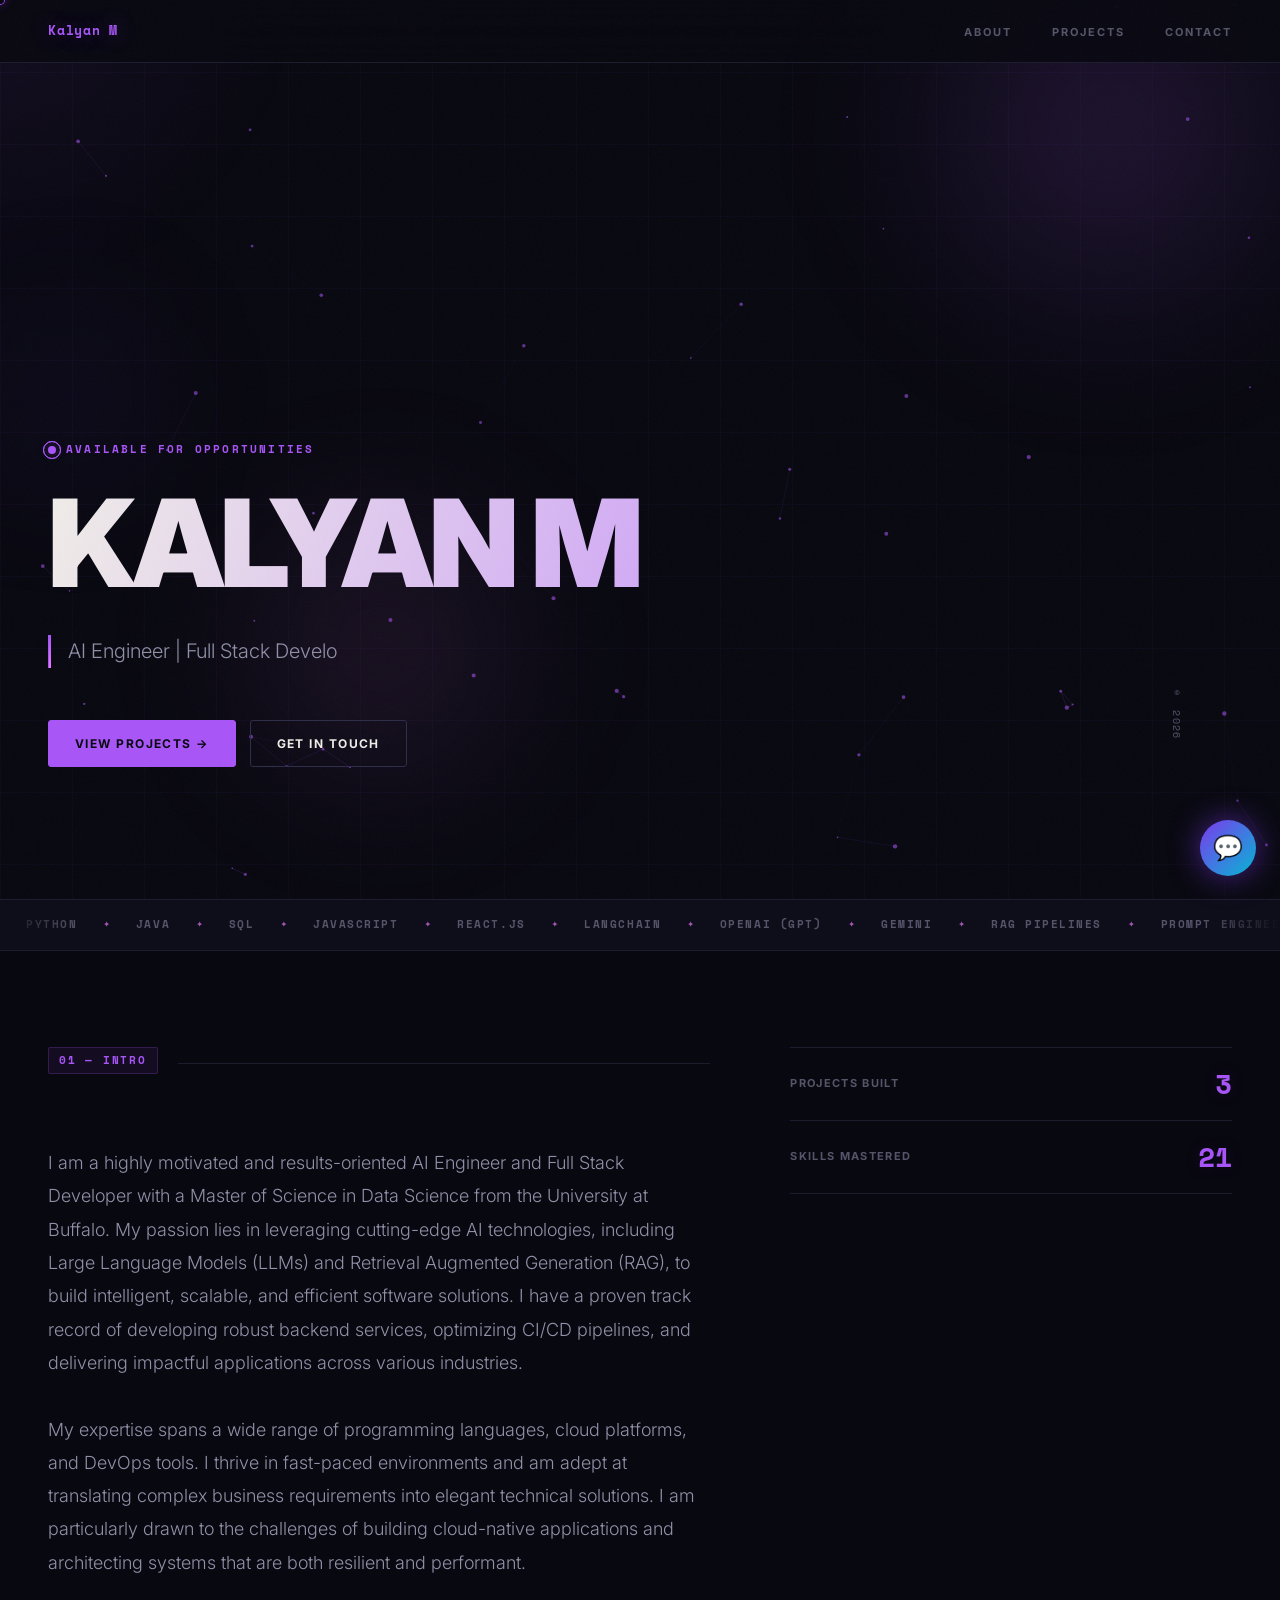
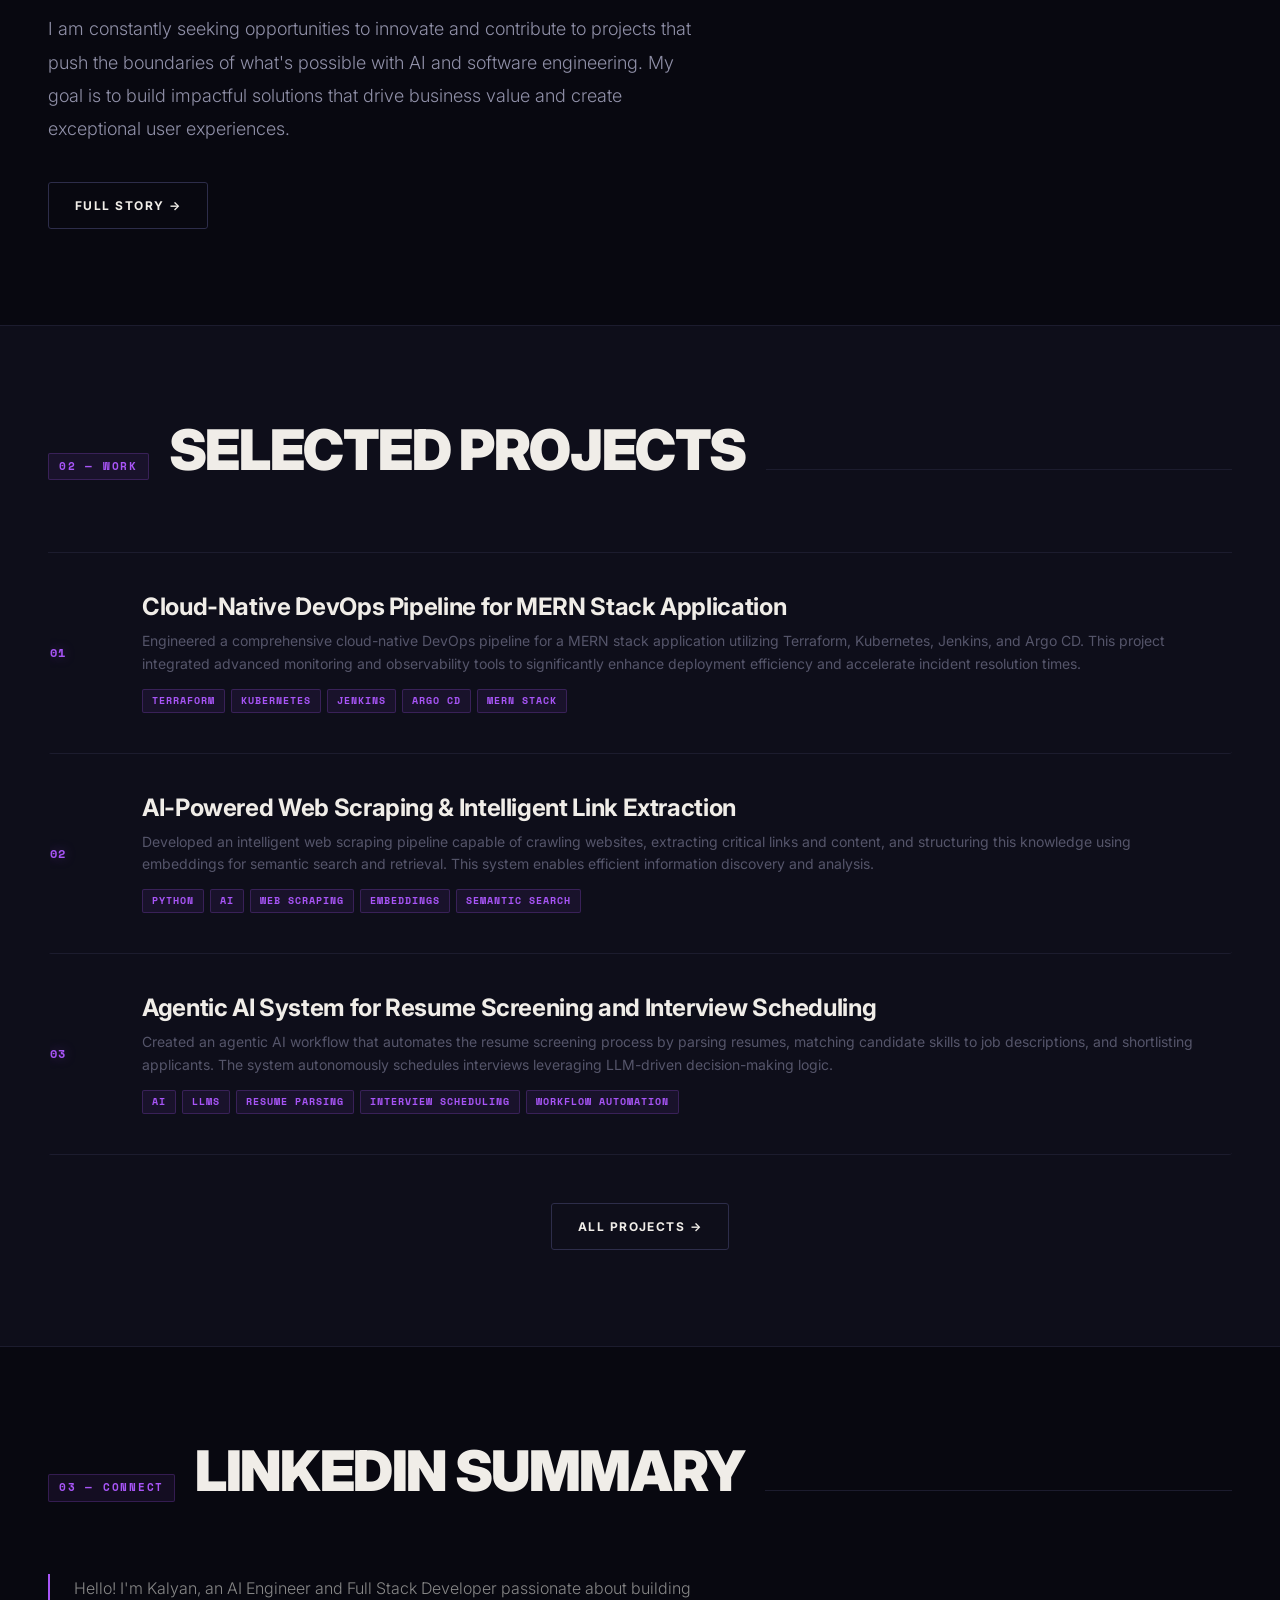
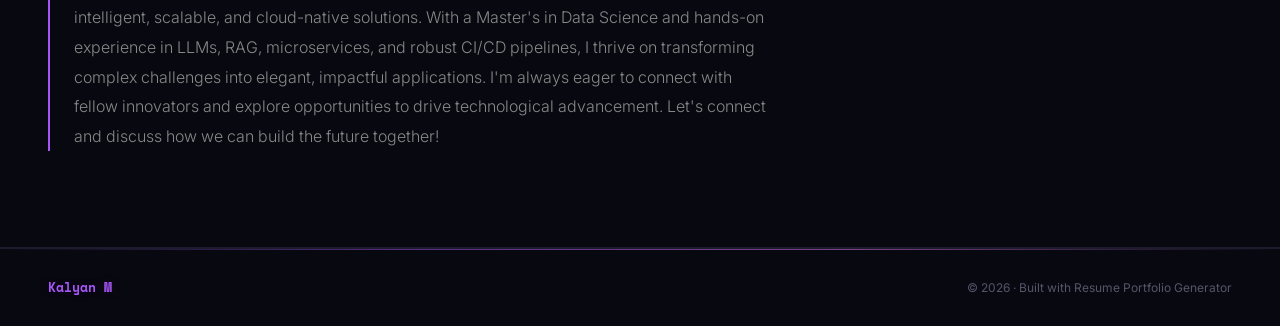
<file: index.html>
<!DOCTYPE html>
<html lang="en">
<head>
  <meta charset="UTF-8">
  <meta name="viewport" content="width=device-width, initial-scale=1.0">
  <title>Kalyan M — Portfolio</title>
  <meta name="description" content="AI Engineer | Full Stack Developer | Cloud Native Architect">
  <link rel="preconnect" href="https://fonts.googleapis.com">
  <link href="https://fonts.googleapis.com/css2?family=Inter:ital,wght@0,300;0,400;0,700;0,900;1,300&family=Space+Mono:wght@400;700&display=swap" rel="stylesheet">
  <link rel="stylesheet" href="assets/style.css">
</head>
<body>

<div id="page-transition"></div>
<div id="scroll-progress"></div>
<div id="ambient-glow"></div>

<!-- Intro screen (index only) -->
<div id="intro-screen">
  <p class="intro-name">Kalyan M</p>
  <div class="intro-bar-wrap"><div class="intro-bar"></div></div>
  <p class="intro-label">Loading portfolio…</p>
</div>

<div id="cursor"></div>

<nav class="site-nav">
  <a href="index.html" class="nav-logo">Kalyan M</a>
  <ul class="nav-links">
    <li><a href="about.html">About</a></li>
    <li><a href="projects.html">Projects</a></li>
    <li><a href="contact.html">Contact</a></li>
  </ul>
</nav>

<!-- ── Hero ─────────────────────────────────── -->
<section class="hero">
  <div class="hero-grid"></div>
  <canvas id="hero-particles"></canvas>
  <div class="hero-orb hero-orb-1"></div>
  <div class="hero-orb hero-orb-2"></div>
  <div class="hero-orb hero-orb-3"></div>
  <div class="hero-enter">
    <p class="hero-eyebrow"><span class="hero-dot"></span>Available for opportunities</p>
    <h1 class="hero-name" data-text="Kalyan M">Kalyan M</h1>
    <p class="hero-tagline">AI Engineer | Full Stack Developer | Cloud Native Architect</p>
    <div class="hero-actions">
      <a href="projects.html" class="btn btn-primary">View Projects →</a>
      <a href="contact.html" class="btn btn-ghost">Get in Touch</a>
    </div>
  </div>
  <span class="hero-corner">© 2026</span>
</section>

<!-- ── Skills marquee ───────────────────────── -->
<div class="marquee-wrap">
  <div class="marquee-track"><span class="marquee-item">Python</span><span class="marquee-sep">✦</span><span class="marquee-item">Java</span><span class="marquee-sep">✦</span><span class="marquee-item">SQL</span><span class="marquee-sep">✦</span><span class="marquee-item">JavaScript</span><span class="marquee-sep">✦</span><span class="marquee-item">React.js</span><span class="marquee-sep">✦</span><span class="marquee-item">LangChain</span><span class="marquee-sep">✦</span><span class="marquee-item">OpenAI (GPT)</span><span class="marquee-sep">✦</span><span class="marquee-item">Gemini</span><span class="marquee-sep">✦</span><span class="marquee-item">RAG Pipelines</span><span class="marquee-sep">✦</span><span class="marquee-item">Prompt Engineering</span><span class="marquee-sep">✦</span><span class="marquee-item">Vector Databases</span><span class="marquee-sep">✦</span><span class="marquee-item">Microservices Architecture</span><span class="marquee-sep">✦</span><span class="marquee-item">REST APIs</span><span class="marquee-sep">✦</span><span class="marquee-item">Cloud Computing (AWS, Azure)</span><span class="marquee-sep">✦</span><span class="marquee-item">Docker</span><span class="marquee-sep">✦</span><span class="marquee-item">Kubernetes</span><span class="marquee-sep">✦</span><span class="marquee-item">Terraform</span><span class="marquee-sep">✦</span><span class="marquee-item">Jenkins</span><span class="marquee-sep">✦</span><span class="marquee-item">GitHub Actions</span><span class="marquee-sep">✦</span><span class="marquee-item">CI/CD</span><span class="marquee-sep">✦</span><span class="marquee-item">Data Science</span><span class="marquee-sep">✦</span><span class="marquee-item">Machine Learning</span><span class="marquee-sep">✦</span><span class="marquee-item">Natural Language Processing (NLP)</span><span class="marquee-sep">✦</span><span class="marquee-item">Python</span><span class="marquee-sep">✦</span><span class="marquee-item">Java</span><span class="marquee-sep">✦</span><span class="marquee-item">SQL</span><span class="marquee-sep">✦</span><span class="marquee-item">JavaScript</span><span class="marquee-sep">✦</span><span class="marquee-item">React.js</span><span class="marquee-sep">✦</span><span class="marquee-item">LangChain</span><span class="marquee-sep">✦</span><span class="marquee-item">OpenAI (GPT)</span><span class="marquee-sep">✦</span><span class="marquee-item">Gemini</span><span class="marquee-sep">✦</span><span class="marquee-item">RAG Pipelines</span><span class="marquee-sep">✦</span><span class="marquee-item">Prompt Engineering</span><span class="marquee-sep">✦</span><span class="marquee-item">Vector Databases</span><span class="marquee-sep">✦</span><span class="marquee-item">Microservices Architecture</span><span class="marquee-sep">✦</span><span class="marquee-item">REST APIs</span><span class="marquee-sep">✦</span><span class="marquee-item">Cloud Computing (AWS, Azure)</span><span class="marquee-sep">✦</span><span class="marquee-item">Docker</span><span class="marquee-sep">✦</span><span class="marquee-item">Kubernetes</span><span class="marquee-sep">✦</span><span class="marquee-item">Terraform</span><span class="marquee-sep">✦</span><span class="marquee-item">Jenkins</span><span class="marquee-sep">✦</span><span class="marquee-item">GitHub Actions</span><span class="marquee-sep">✦</span><span class="marquee-item">CI/CD</span><span class="marquee-sep">✦</span><span class="marquee-item">Data Science</span><span class="marquee-sep">✦</span><span class="marquee-item">Machine Learning</span><span class="marquee-sep">✦</span><span class="marquee-item">Natural Language Processing (NLP)</span><span class="marquee-sep">✦</span></div>
</div>

<!-- ── Intro + stats ────────────────────────── -->
<section class="section">
  <div class="about-grid">
    <div>
      <div class="section-header reveal">
        <span class="section-num">01 — INTRO</span>
        <div class="section-rule"></div>
      </div>
      <p class="about-body reveal-left">I am a highly motivated and results-oriented AI Engineer and Full Stack Developer with a Master of Science in Data Science from the University at Buffalo. My passion lies in leveraging cutting-edge AI technologies, including Large Language Models (LLMs) and Retrieval Augmented Generation (RAG), to build intelligent, scalable, and efficient software solutions. I have a proven track record of developing robust backend services, optimizing CI/CD pipelines, and delivering impactful applications across various industries.<br><br>My expertise spans a wide range of programming languages, cloud platforms, and DevOps tools. I thrive in fast-paced environments and am adept at translating complex business requirements into elegant technical solutions. I am particularly drawn to the challenges of building cloud-native applications and architecting systems that are both resilient and performant.<br><br>I am constantly seeking opportunities to innovate and contribute to projects that push the boundaries of what's possible with AI and software engineering. My goal is to build impactful solutions that drive business value and create exceptional user experiences.</p>
      <a href="about.html" class="btn btn-ghost reveal-left" style="margin-top:36px;display:inline-flex;">Full Story →</a>
    </div>
    <div class="stat-list reveal-right">
      <div class="stat-row">
        <span class="stat-label">Projects Built</span>
        <span class="stat-value">3</span>
      </div>
      <div class="stat-row">
        <span class="stat-label">Skills Mastered</span>
        <span class="stat-value">23</span>
      </div>
    </div>
  </div>
</section>

<!-- ── Featured projects ─────────────────────── -->
<section class="section section-alt">
  <div class="section-header reveal">
    <span class="section-num">02 — WORK</span>
    <h2 class="section-title">Selected Projects</h2>
    <div class="section-rule"></div>
  </div>
  <div class="project-list">
    
        <div class="project-item reveal">
          <span class="project-num">01</span>
          <div class="project-info">
            <h3 class="project-title">Cloud-Native DevOps Pipeline for MERN Stack Application</h3>
            <p class="project-desc">Engineered a comprehensive cloud-native DevOps pipeline for a MERN stack application utilizing Terraform, Kubernetes, Jenkins, and Argo CD. This project integrated advanced monitoring and observability tools to significantly enhance deployment efficiency and accelerate incident resolution times.</p>
            <div class="tech-list"><span class="tech-tag">Terraform</span><span class="tech-tag">Kubernetes</span><span class="tech-tag">Jenkins</span><span class="tech-tag">Argo CD</span><span class="tech-tag">MERN Stack</span></div>
          </div>
          <span></span>
        </div>

        <div class="project-item reveal">
          <span class="project-num">02</span>
          <div class="project-info">
            <h3 class="project-title">AI-Powered Web Scraping & Intelligent Link Extraction</h3>
            <p class="project-desc">Developed an intelligent web scraping pipeline capable of crawling websites, extracting critical links and content, and structuring this knowledge using embeddings for semantic search and retrieval. This system enables efficient information discovery and analysis.</p>
            <div class="tech-list"><span class="tech-tag">Python</span><span class="tech-tag">AI</span><span class="tech-tag">Web Scraping</span><span class="tech-tag">Embeddings</span><span class="tech-tag">Semantic Search</span></div>
          </div>
          <span></span>
        </div>

        <div class="project-item reveal">
          <span class="project-num">03</span>
          <div class="project-info">
            <h3 class="project-title">Agentic AI System for Resume Screening and Interview Scheduling</h3>
            <p class="project-desc">Created an agentic AI workflow that automates the resume screening process by parsing resumes, matching candidate skills to job descriptions, and shortlisting applicants. The system autonomously schedules interviews leveraging LLM-driven decision-making logic.</p>
            <div class="tech-list"><span class="tech-tag">AI</span><span class="tech-tag">LLMs</span><span class="tech-tag">Resume Parsing</span><span class="tech-tag">Interview Scheduling</span><span class="tech-tag">Workflow Automation</span></div>
          </div>
          <span></span>
        </div>
  </div>
  <div style="margin-top:48px;text-align:center;" class="reveal">
    <a href="projects.html" class="btn btn-ghost">All Projects →</a>
  </div>
</section>

<!-- ── LinkedIn ───────────────────────────────── -->
<section class="section">
  <div class="section-header reveal">
    <span class="section-num">03 — CONNECT</span>
    <h2 class="section-title">LinkedIn Summary</h2>
    <div class="section-rule"></div>
  </div>
  <div class="reveal" style="max-width:720px;font-size:16px;font-weight:300;line-height:1.85;color:#888;border-left:2px solid var(--accent);padding-left:24px;">
    Hello! I'm Kalyan, an AI Engineer and Full Stack Developer passionate about building intelligent, scalable, and cloud-native solutions. With a Master's in Data Science and hands-on experience in LLMs, RAG, microservices, and robust CI/CD pipelines, I thrive on transforming complex challenges into elegant, impactful applications. I'm always eager to connect with fellow innovators and explore opportunities to drive technological advancement. Let's connect and discuss how we can build the future together!
  </div>
</section>

<footer>
  <span class="footer-name">Kalyan M</span>
  <span class="footer-copy">© 2026 · Built with Resume Portfolio Generator</span>
</footer>

<script src="assets/script.js"></script>
<script>
window.GEMINI_KEY = "AIzaSyBlyaf3jrqnBMlJ1oDs_OZr7VBqG0tmu4Q";
window.PORTFOLIO_DATA = {"name": "Kalyan M", "tagline": "AI Engineer | Full Stack Developer | Cloud Native Architect", "about": "I am a highly motivated and results-oriented AI Engineer and Full Stack Developer with a Master of Science in Data Science from the University at Buffalo. My passion lies in leveraging cutting-edge AI technologies, including Large Language Models (LLMs) and Retrieval Augmented Generation (RAG), to build intelligent, scalable, and efficient software solutions. I have a proven track record of developing robust backend services, optimizing CI/CD pipelines, and delivering impactful applications across various industries.\n\nMy expertise spans a wide range of programming languages, cloud platforms, and DevOps tools. I thrive in fast-paced environments and am adept at translating complex business requirements into elegant technical solutions. I am particularly drawn to the challenges of building cloud-native applications and architecting systems that are both resilient and performant.\n\nI am constantly seeking opportunities to innovate and contribute to projects that push the boundaries of what's possible with AI and software engineering. My goal is to build impactful solutions that drive business value and create exceptional user experiences.", "skills": ["Python", "Java", "SQL", "JavaScript", "React.js", "LangChain", "OpenAI (GPT)", "Gemini", "RAG Pipelines", "Prompt Engineering", "Vector Databases", "Microservices Architecture", "REST APIs", "Cloud Computing (AWS, Azure)", "Docker", "Kubernetes", "Terraform", "Jenkins", "GitHub Actions", "CI/CD", "Data Science", "Machine Learning", "Natural Language Processing (NLP)"], "projects": [{"title": "Cloud-Native DevOps Pipeline for MERN Stack Application", "description": "Engineered a comprehensive cloud-native DevOps pipeline for a MERN stack application utilizing Terraform, Kubernetes, Jenkins, and Argo CD. This project integrated advanced monitoring and observability tools to significantly enhance deployment efficiency and accelerate incident resolution times.", "tech": ["Terraform", "Kubernetes", "Jenkins", "Argo CD", "MERN Stack"], "url": ""}, {"title": "AI-Powered Web Scraping & Intelligent Link Extraction", "description": "Developed an intelligent web scraping pipeline capable of crawling websites, extracting critical links and content, and structuring this knowledge using embeddings for semantic search and retrieval. This system enables efficient information discovery and analysis.", "tech": ["Python", "AI", "Web Scraping", "Embeddings", "Semantic Search"], "url": ""}, {"title": "Agentic AI System for Resume Screening and Interview Scheduling", "description": "Created an agentic AI workflow that automates the resume screening process by parsing resumes, matching candidate skills to job descriptions, and shortlisting applicants. The system autonomously schedules interviews leveraging LLM-driven decision-making logic.", "tech": ["AI", "LLMs", "Resume Parsing", "Interview Scheduling", "Workflow Automation"], "url": ""}], "experience": [{"company": "Charter Communications (Client)", "role": "AI Engineer & Full Stack Developer", "dates": "April 2025 – Present", "bullets": ["Spearheaded the development of LLM-powered backend services for Spectrum GPT, utilizing OpenAI, LangChain, and RAG pipelines to enable sophisticated document understanding and enterprise Q&A capabilities.", "Engineered robust Java and Python microservices and significantly improved CI/CD pipelines using Jenkins and GitHub Actions, ensuring reliable and efficient cloud-native deployments."]}, {"company": "ProITbridge", "role": "AI Software Engineer Intern", "dates": "June 2024 – Dec 2024", "bullets": ["Developed a FastAPI service incorporating vector retrieval and LLM pipelines for processing unstructured documents, resulting in a 46% improvement in search relevance and a 52% reduction in manual lookup time.", "Built a Python AI pipeline for document classification and tagging using embedding search, which increased data processing efficiency by 37%."]}, {"company": "Cognizant Technology Solutions", "role": "Full Stack Software Engineer", "dates": "Aug 2021 – Aug 2023", "bullets": ["Developed Spring Boot microservices and React dashboards to manage shipment tracking across 20+ logistics hubs, achieving a 41% reduction in API latency.", "Implemented an asynchronous processing system using RabbitMQ for inventory workflows, enhancing system reliability and reducing failed transactions by 34%."]}, {"company": "Cognizant Technology Solutions", "role": "Software Engineer Intern", "dates": "March 2021 – Jun 2021", "bullets": ["Developed Angular-based UI modules integrated with REST APIs, leading to a 36% improvement in page load performance.", "Implemented Jenkins-based Docker pipelines for automated testing and deployment, reducing the release cycle time by 40%."]}, {"company": "Redington Limited", "role": "Java Backend Developer", "dates": "Feb 2020 – Feb 2021", "bullets": ["Built Spring Boot microservices handling over 50,000 daily orders, leveraging Kafka event streaming and Redis caching to achieve a 42% increase in throughput.", "Developed fault-tolerant REST services integrating payment gateways and PostgreSQL, resulting in a 38% reduction in reconciliation errors."]}], "readme_md": "# Kalyan M\n\n## About Me\n\nI am a highly motivated and results-oriented AI Engineer and Full Stack Developer with a Master of Science in Data Science from the University at Buffalo. My passion lies in leveraging cutting-edge AI technologies, including Large Language Models (LLMs) and Retrieval Augmented Generation (RAG), to build intelligent, scalable, and efficient software solutions. I have a proven track record of developing robust backend services, optimizing CI/CD pipelines, and delivering impactful applications across various industries.\n\nMy expertise spans a wide range of programming languages, cloud platforms, and DevOps tools. I thrive in fast-paced environments and am adept at translating complex business requirements into elegant technical solutions. I am particularly drawn to the challenges of building cloud-native applications and architecting systems that are both resilient and performant.\n\nI am constantly seeking opportunities to innovate and contribute to projects that push the boundaries of what's possible with AI and software engineering. My goal is to build impactful solutions that drive business value and create exceptional user experiences.\n\n## Skills\n\n*   **Programming Languages:** Python, Java, SQL, JavaScript, C/C++, R, Bash, HTML, CSS\n*   **AI & GenAI:** LangChain, OpenAI (GPT), Gemini, AstraDB (Vector DB), RAG Pipelines, Prompt Engineering\n*   **Tools & Frameworks:** React.js, Flask, Figma, Azure DevOps, REST APIs\n*   **Databases & Messaging:** MongoDB, PostgreSQL, MySQL, ADLS Gen2, Azure Databricks, RabbitMQ, GridFS\n*   **Cloud & DevOps:** AWS, Azure, Docker, Kubernetes, Terraform, Jenkins, GitHub Actions, Argo CD, Gitlab\n*   **Technical Constructs:** Software Development, Data Structures, Algorithms, Object-Oriented Programming (OOP), Object-Oriented Design (OOD), System Design, Microservices Architecture, Distributed Systems, REST API Development, Backend Development, Full Stack Development, Event-Driven Architecture, Cloud-Native Applications, Database Design, API Integration, Asynchronous Processing, CI/CD, Artificial Intelligence, Machine Learning, Deep Learning, Natural Language Processing (NLP), Large Language Models (LLMs), Retrieval Augmented Generation (RAG), Prompt Engineering, Vector Search, AI Workflow Automation\n\n## Projects\n\n*   **Cloud-Native DevOps Pipeline for MERN Stack Application:** Engineered a comprehensive cloud-native DevOps pipeline for a MERN stack application utilizing Terraform, Kubernetes, Jenkins, and Argo CD. This project integrated advanced monitoring and observability tools to significantly enhance deployment efficiency and accelerate incident resolution times.\n*   **AI-Powered Web Scraping & Intelligent Link Extraction:** Developed an intelligent web scraping pipeline capable of crawling websites, extracting critical links and content, and structuring this knowledge using embeddings for semantic search and retrieval. This system enables efficient information discovery and analysis.\n*   **Agentic AI System for Resume Screening and Interview Scheduling:** Created an agentic AI workflow that automates the resume screening process by parsing resumes, matching candidate skills to job descriptions, and shortlisting applicants. The system autonomously schedules interviews leveraging LLM-driven decision-making logic.\n\n## Experience\n\n*   **AI Engineer & Full Stack Developer** | Client: Charter Communications | April 2025 – Present\n    *   Spearheaded the development of LLM-powered backend services for Spectrum GPT, utilizing OpenAI, LangChain, and RAG pipelines to enable sophisticated document understanding and enterprise Q&A capabilities.\n    *   Engineered robust Java and Python microservices and significantly improved CI/CD pipelines using Jenkins and GitHub Actions, ensuring reliable and efficient cloud-native deployments.\n\n*   **AI Software Engineer Intern** | ProITbridge | June 2024 – Dec 2024\n    *   Developed a FastAPI service incorporating vector retrieval and LLM pipelines for processing unstructured documents, resulting in a 46% improvement in search relevance and a 52% reduction in manual lookup time.\n    *   Built a Python AI pipeline for document classification and tagging using embedding search, which increased data processing efficiency by 37%.\n\n*   **Full Stack Software Engineer** | Cognizant Technology Solutions | Aug 2021 – Aug 2023\n    *   Developed Spring Boot microservices and React dashboards to manage shipment tracking across 20+ logistics hubs, achieving a 41% reduction in API latency.\n    *   Implemented an asynchronous processing system using RabbitMQ for inventory workflows, enhancing system reliability and reducing failed transactions by 34%.\n\n*   **Software Engineer Intern** | Cognizant Technology Solutions | March 2021 – Jun 2021\n    *   Developed Angular-based UI modules integrated with REST APIs, leading to a 36% improvement in page load performance.\n    *   Implemented Jenkins-based Docker pipelines for automated testing and deployment, reducing the release cycle time by 40%.\n\n*   **Java Backend Developer** | Redington Limited | Feb 2020 – Feb 2021\n    *   Built Spring Boot microservices handling over 50,000 daily orders, leveraging Kafka event streaming and Redis caching to achieve a 42% increase in throughput.\n    *   Developed fault-tolerant REST services integrating payment gateways and PostgreSQL, resulting in a 38% reduction in reconciliation errors.\n\n## Contact\n\n*   **Email:** kmomidi21@gmail.com\n*   **LinkedIn:** [Your LinkedIn Profile URL Here]\n", "linkedin_summary": "Hello! I'm Kalyan, an AI Engineer and Full Stack Developer passionate about building intelligent, scalable, and cloud-native solutions. With a Master's in Data Science and hands-on experience in LLMs, RAG, microservices, and robust CI/CD pipelines, I thrive on transforming complex challenges into elegant, impactful applications. I'm always eager to connect with fellow innovators and explore opportunities to drive technological advancement. Let's connect and discuss how we can build the future together!", "email": "kmomidi21@gmail.com"};
</script>
<script src="assets/chatbot.js"></script>
</body>
</html>
</file>
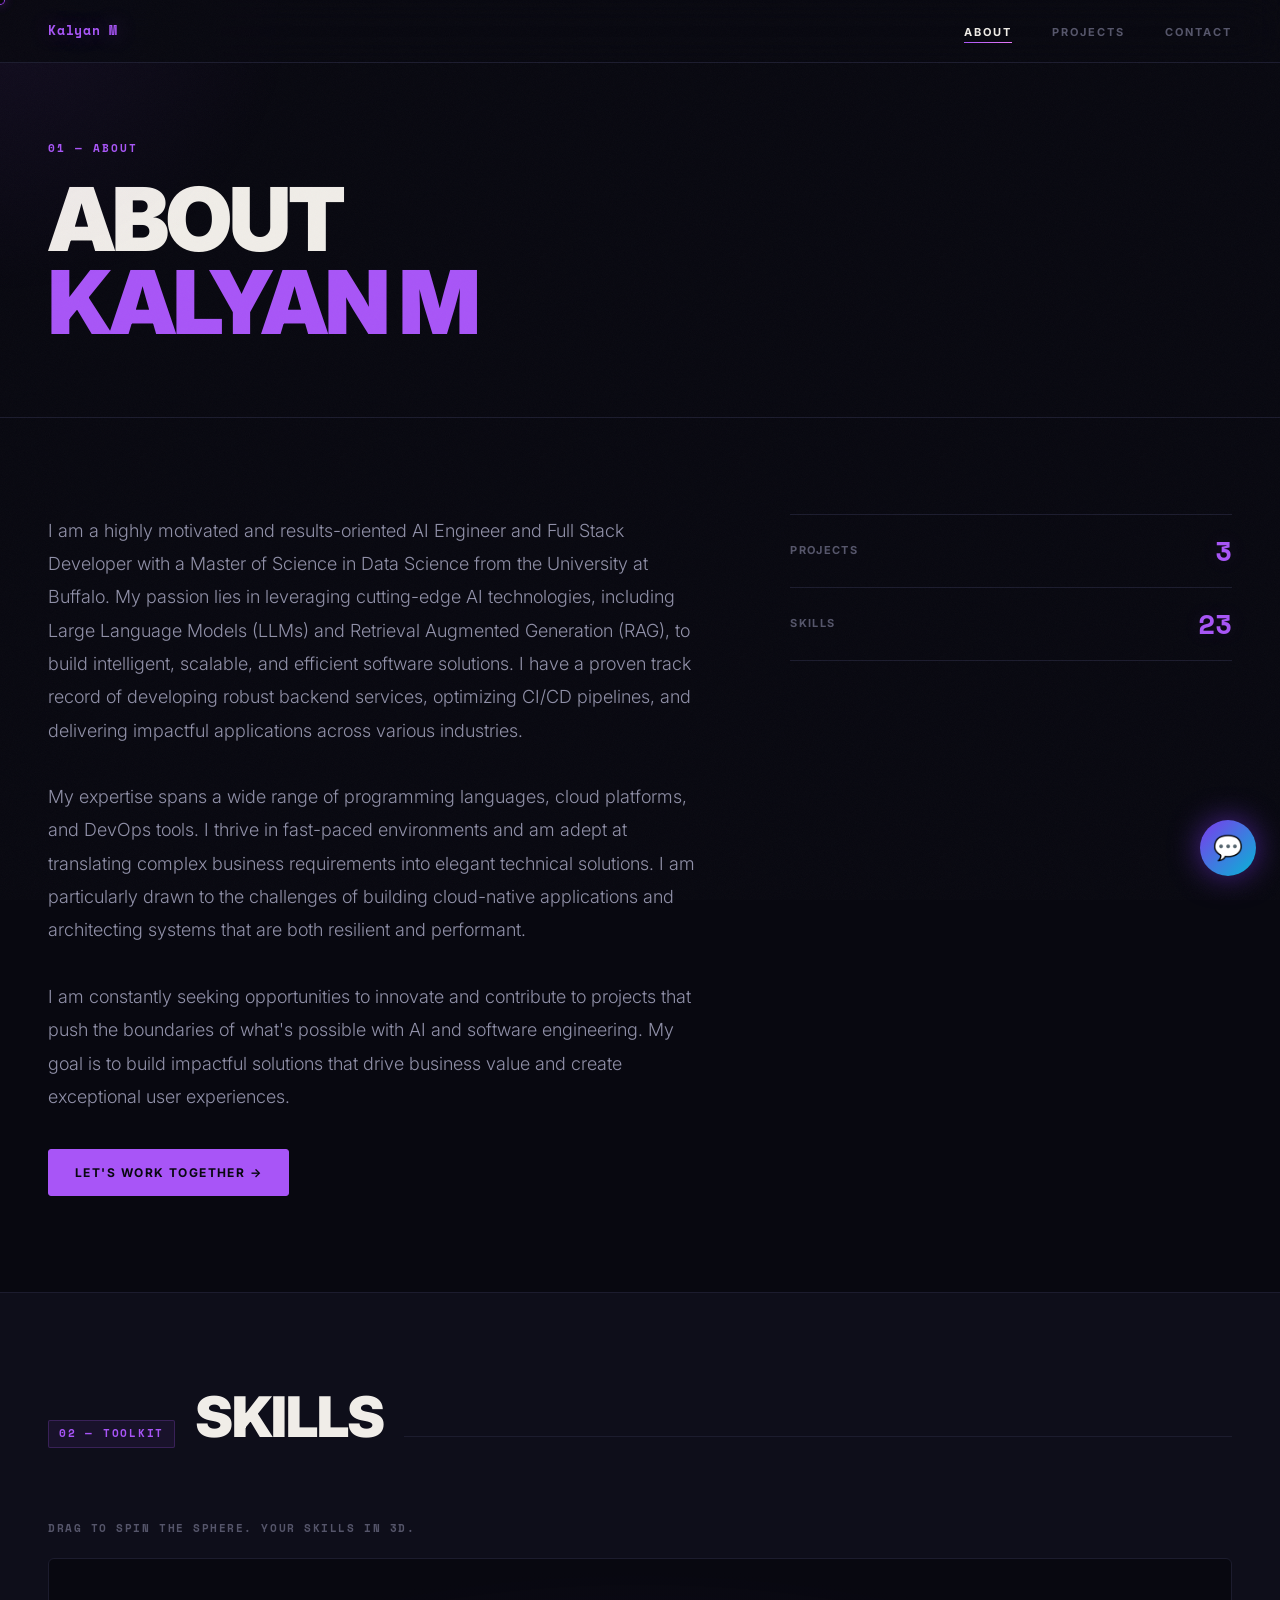
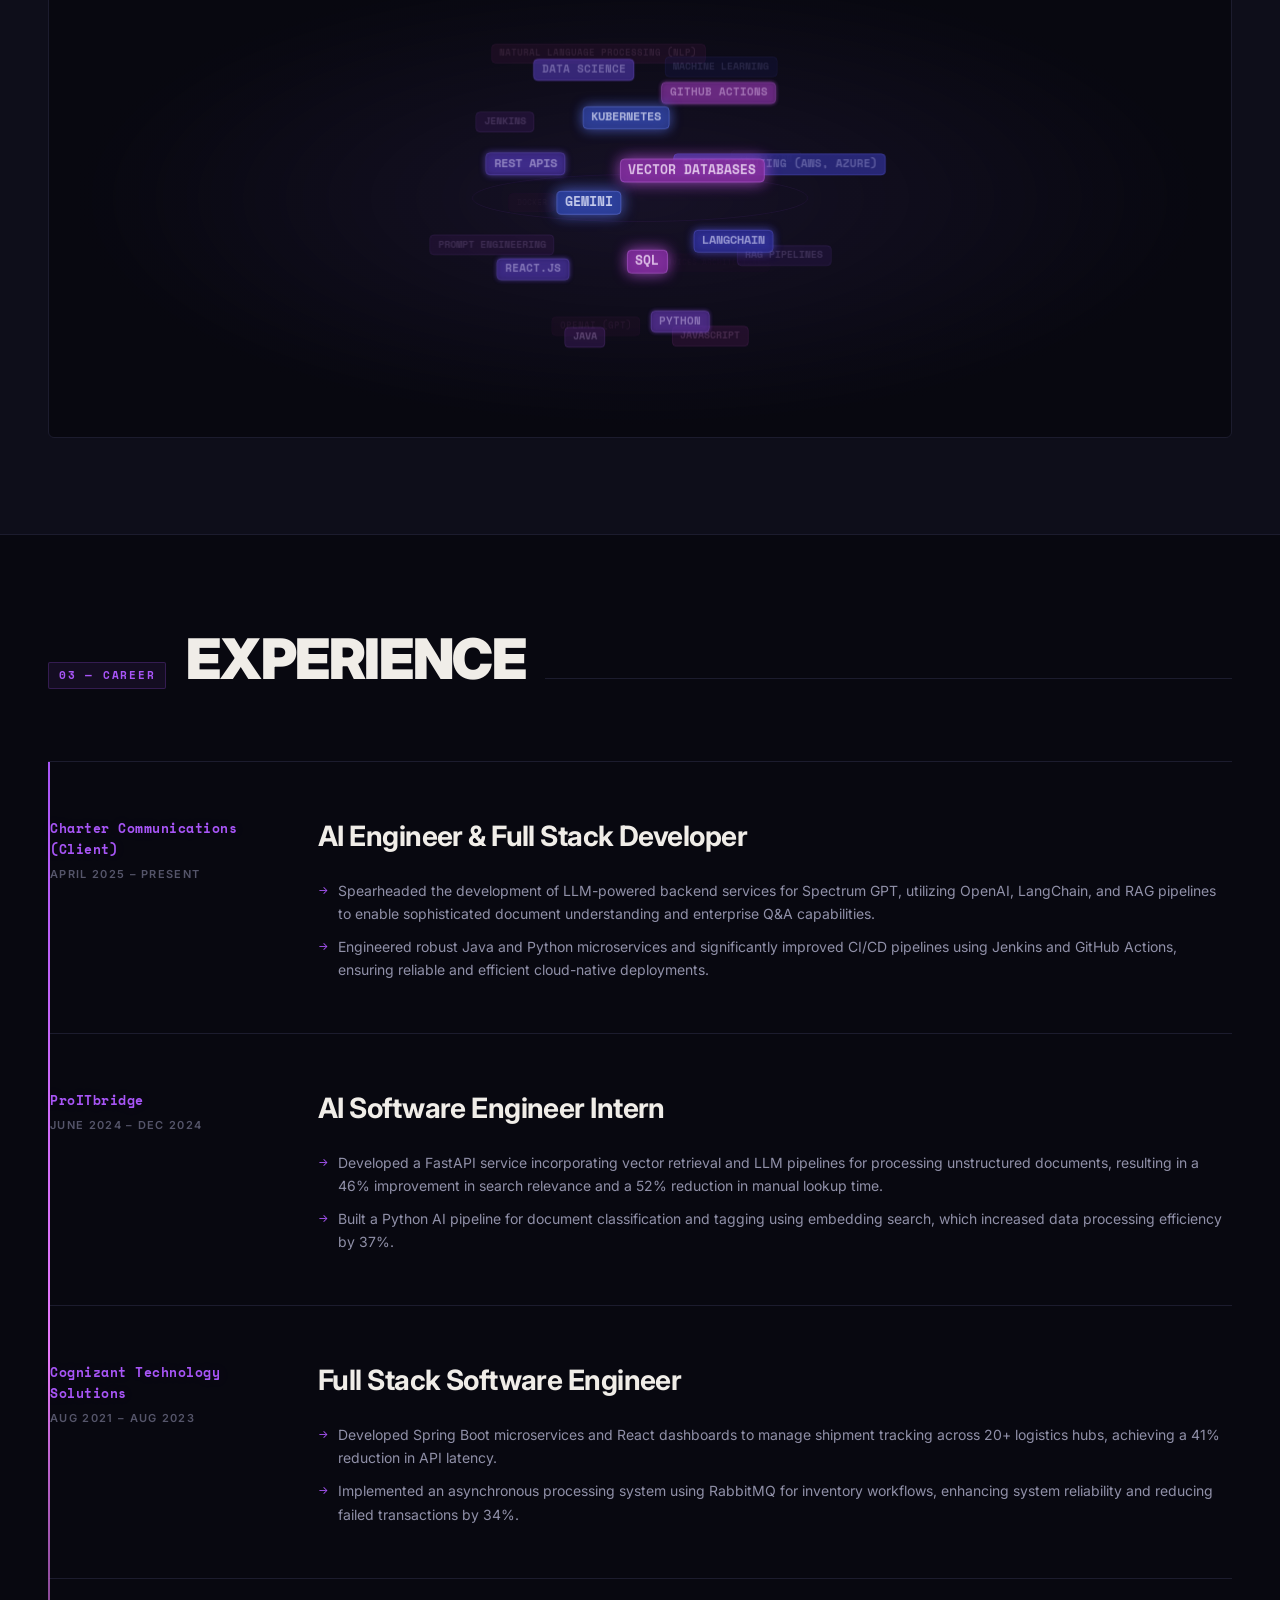
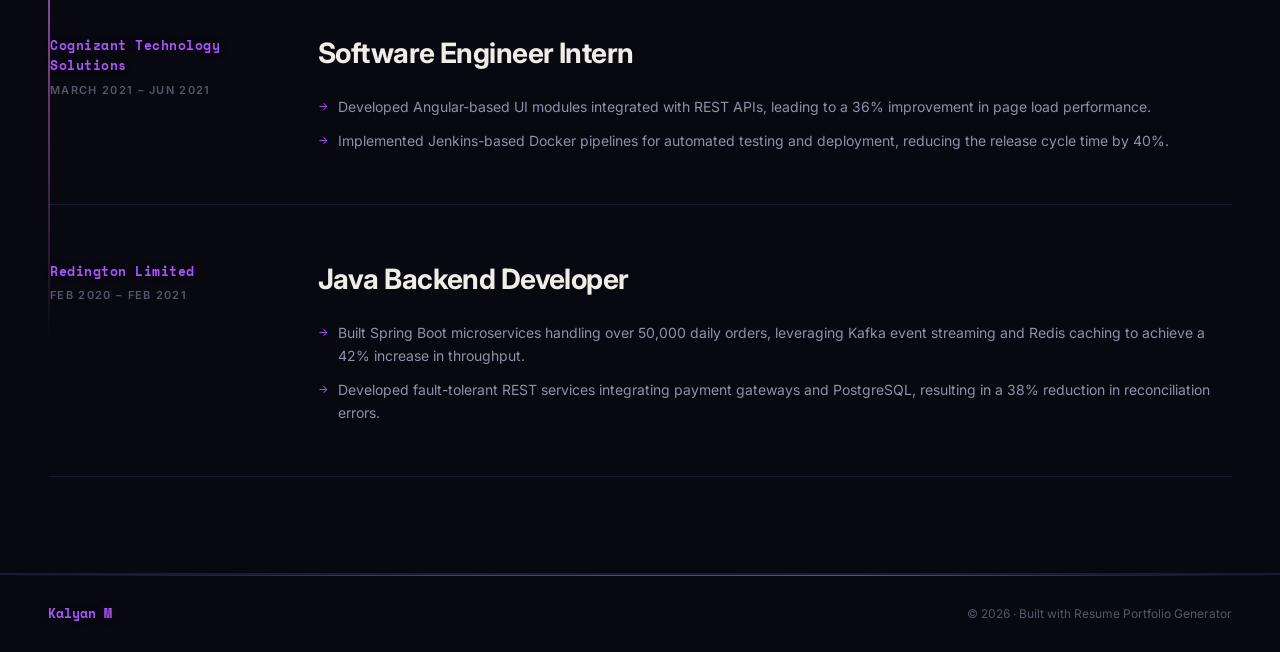
<file: about.html>
<!DOCTYPE html>
<html lang="en">
<head>
  <meta charset="UTF-8">
  <meta name="viewport" content="width=device-width, initial-scale=1.0">
  <title>About — Kalyan M</title>
  <link rel="preconnect" href="https://fonts.googleapis.com">
  <link href="https://fonts.googleapis.com/css2?family=Inter:ital,wght@0,300;0,400;0,700;0,900;1,300&family=Space+Mono:wght@400;700&display=swap" rel="stylesheet">
  <link rel="stylesheet" href="assets/style.css">
</head>
<body>

<div id="page-transition"></div>
<div id="scroll-progress"></div>
<div id="ambient-glow"></div>
<div id="cursor"></div>

<nav class="site-nav">
  <a href="index.html" class="nav-logo">Kalyan M</a>
  <ul class="nav-links">
    <li><a href="about.html">About</a></li>
    <li><a href="projects.html">Projects</a></li>
    <li><a href="contact.html">Contact</a></li>
  </ul>
</nav>

<!-- ── Page hero ────────────────────────────── -->
<div style="padding:140px 48px 72px; border-bottom:1px solid var(--border);">
  <div class="hero-enter">
    <p style="font-family:var(--mono);font-size:11px;font-weight:700;letter-spacing:.18em;text-transform:uppercase;color:var(--accent);margin-bottom:20px;">01 — ABOUT</p>
    <h1 style="font-size:clamp(40px,7vw,88px);font-weight:900;letter-spacing:-.035em;text-transform:uppercase;line-height:.95;">
      About<br><em style="font-style:normal;color:var(--accent);">Kalyan M</em>
    </h1>
  </div>
</div>

<!-- ── About + stats ────────────────────────── -->
<section class="section">
  <div class="about-grid">
    <div>
      <p class="about-body reveal-left">I am a highly motivated and results-oriented AI Engineer and Full Stack Developer with a Master of Science in Data Science from the University at Buffalo. My passion lies in leveraging cutting-edge AI technologies, including Large Language Models (LLMs) and Retrieval Augmented Generation (RAG), to build intelligent, scalable, and efficient software solutions. I have a proven track record of developing robust backend services, optimizing CI/CD pipelines, and delivering impactful applications across various industries.<br><br>My expertise spans a wide range of programming languages, cloud platforms, and DevOps tools. I thrive in fast-paced environments and am adept at translating complex business requirements into elegant technical solutions. I am particularly drawn to the challenges of building cloud-native applications and architecting systems that are both resilient and performant.<br><br>I am constantly seeking opportunities to innovate and contribute to projects that push the boundaries of what's possible with AI and software engineering. My goal is to build impactful solutions that drive business value and create exceptional user experiences.</p>
      <div style="margin-top:36px;" class="reveal-left">
        <a href="contact.html" class="btn btn-primary">Let's Work Together →</a>
      </div>
    </div>
    <div class="stat-list reveal-right">
      <div class="stat-row">
        <span class="stat-label">Projects</span>
        <span class="stat-value">3</span>
      </div>
      <div class="stat-row">
        <span class="stat-label">Skills</span>
        <span class="stat-value">23</span>
      </div>
    </div>
  </div>
</section>

<!-- ── Skills — interactive physics canvas ──── -->
<section class="section section-alt">
  <div class="section-header reveal">
    <span class="section-num">02 — TOOLKIT</span>
    <h2 class="section-title">Skills</h2>
    <div class="section-rule"></div>
  </div>
  <p class="skills-hint reveal">Drag to spin the sphere. Your skills in 3D.</p>
  <div class="sphere3d-wrap reveal">
    <canvas id="sphere-canvas"></canvas>
    <div id="skills-data" style="display:none"><span class="badge">Python</span><span class="badge">Java</span><span class="badge">SQL</span><span class="badge">JavaScript</span><span class="badge">React.js</span><span class="badge">LangChain</span><span class="badge">OpenAI (GPT)</span><span class="badge">Gemini</span><span class="badge">RAG Pipelines</span><span class="badge">Prompt Engineering</span><span class="badge">Vector Databases</span><span class="badge">Microservices Architecture</span><span class="badge">REST APIs</span><span class="badge">Cloud Computing (AWS, Azure)</span><span class="badge">Docker</span><span class="badge">Kubernetes</span><span class="badge">Terraform</span><span class="badge">Jenkins</span><span class="badge">GitHub Actions</span><span class="badge">CI/CD</span><span class="badge">Data Science</span><span class="badge">Machine Learning</span><span class="badge">Natural Language Processing (NLP)</span></div>
  </div>
</section>

<!-- ── Experience ───────────────────────────── -->
<section class="section">
  <div class="section-header reveal">
    <span class="section-num">03 — CAREER</span>
    <h2 class="section-title">Experience</h2>
    <div class="section-rule"></div>
  </div>
  <div class="exp-list">
    <div class="exp-timeline-line"></div>
    
        <div class="experience-item reveal">
          <div class="exp-meta">
            <p class="exp-company">Charter Communications (Client)</p>
            <p class="exp-dates">April 2025 – Present</p>
          </div>
          <div>
            <h3 class="exp-role">AI Engineer & Full Stack Developer</h3>
            <ul class="exp-bullets"><li>Spearheaded the development of LLM-powered backend services for Spectrum GPT, utilizing OpenAI, LangChain, and RAG pipelines to enable sophisticated document understanding and enterprise Q&A capabilities.</li><li>Engineered robust Java and Python microservices and significantly improved CI/CD pipelines using Jenkins and GitHub Actions, ensuring reliable and efficient cloud-native deployments.</li></ul>
          </div>
        </div>

        <div class="experience-item reveal">
          <div class="exp-meta">
            <p class="exp-company">ProITbridge</p>
            <p class="exp-dates">June 2024 – Dec 2024</p>
          </div>
          <div>
            <h3 class="exp-role">AI Software Engineer Intern</h3>
            <ul class="exp-bullets"><li>Developed a FastAPI service incorporating vector retrieval and LLM pipelines for processing unstructured documents, resulting in a 46% improvement in search relevance and a 52% reduction in manual lookup time.</li><li>Built a Python AI pipeline for document classification and tagging using embedding search, which increased data processing efficiency by 37%.</li></ul>
          </div>
        </div>

        <div class="experience-item reveal">
          <div class="exp-meta">
            <p class="exp-company">Cognizant Technology Solutions</p>
            <p class="exp-dates">Aug 2021 – Aug 2023</p>
          </div>
          <div>
            <h3 class="exp-role">Full Stack Software Engineer</h3>
            <ul class="exp-bullets"><li>Developed Spring Boot microservices and React dashboards to manage shipment tracking across 20+ logistics hubs, achieving a 41% reduction in API latency.</li><li>Implemented an asynchronous processing system using RabbitMQ for inventory workflows, enhancing system reliability and reducing failed transactions by 34%.</li></ul>
          </div>
        </div>

        <div class="experience-item reveal">
          <div class="exp-meta">
            <p class="exp-company">Cognizant Technology Solutions</p>
            <p class="exp-dates">March 2021 – Jun 2021</p>
          </div>
          <div>
            <h3 class="exp-role">Software Engineer Intern</h3>
            <ul class="exp-bullets"><li>Developed Angular-based UI modules integrated with REST APIs, leading to a 36% improvement in page load performance.</li><li>Implemented Jenkins-based Docker pipelines for automated testing and deployment, reducing the release cycle time by 40%.</li></ul>
          </div>
        </div>

        <div class="experience-item reveal">
          <div class="exp-meta">
            <p class="exp-company">Redington Limited</p>
            <p class="exp-dates">Feb 2020 – Feb 2021</p>
          </div>
          <div>
            <h3 class="exp-role">Java Backend Developer</h3>
            <ul class="exp-bullets"><li>Built Spring Boot microservices handling over 50,000 daily orders, leveraging Kafka event streaming and Redis caching to achieve a 42% increase in throughput.</li><li>Developed fault-tolerant REST services integrating payment gateways and PostgreSQL, resulting in a 38% reduction in reconciliation errors.</li></ul>
          </div>
        </div>
  </div>
</section>

<footer>
  <span class="footer-name">Kalyan M</span>
  <span class="footer-copy">© 2026 · Built with Resume Portfolio Generator</span>
</footer>

<script src="assets/script.js"></script>
<script>
window.GEMINI_KEY = "AIzaSyBlyaf3jrqnBMlJ1oDs_OZr7VBqG0tmu4Q";
window.PORTFOLIO_DATA = {"name": "Kalyan M", "tagline": "AI Engineer | Full Stack Developer | Cloud Native Architect", "about": "I am a highly motivated and results-oriented AI Engineer and Full Stack Developer with a Master of Science in Data Science from the University at Buffalo. My passion lies in leveraging cutting-edge AI technologies, including Large Language Models (LLMs) and Retrieval Augmented Generation (RAG), to build intelligent, scalable, and efficient software solutions. I have a proven track record of developing robust backend services, optimizing CI/CD pipelines, and delivering impactful applications across various industries.\n\nMy expertise spans a wide range of programming languages, cloud platforms, and DevOps tools. I thrive in fast-paced environments and am adept at translating complex business requirements into elegant technical solutions. I am particularly drawn to the challenges of building cloud-native applications and architecting systems that are both resilient and performant.\n\nI am constantly seeking opportunities to innovate and contribute to projects that push the boundaries of what's possible with AI and software engineering. My goal is to build impactful solutions that drive business value and create exceptional user experiences.", "skills": ["Python", "Java", "SQL", "JavaScript", "React.js", "LangChain", "OpenAI (GPT)", "Gemini", "RAG Pipelines", "Prompt Engineering", "Vector Databases", "Microservices Architecture", "REST APIs", "Cloud Computing (AWS, Azure)", "Docker", "Kubernetes", "Terraform", "Jenkins", "GitHub Actions", "CI/CD", "Data Science", "Machine Learning", "Natural Language Processing (NLP)"], "projects": [{"title": "Cloud-Native DevOps Pipeline for MERN Stack Application", "description": "Engineered a comprehensive cloud-native DevOps pipeline for a MERN stack application utilizing Terraform, Kubernetes, Jenkins, and Argo CD. This project integrated advanced monitoring and observability tools to significantly enhance deployment efficiency and accelerate incident resolution times.", "tech": ["Terraform", "Kubernetes", "Jenkins", "Argo CD", "MERN Stack"], "url": ""}, {"title": "AI-Powered Web Scraping & Intelligent Link Extraction", "description": "Developed an intelligent web scraping pipeline capable of crawling websites, extracting critical links and content, and structuring this knowledge using embeddings for semantic search and retrieval. This system enables efficient information discovery and analysis.", "tech": ["Python", "AI", "Web Scraping", "Embeddings", "Semantic Search"], "url": ""}, {"title": "Agentic AI System for Resume Screening and Interview Scheduling", "description": "Created an agentic AI workflow that automates the resume screening process by parsing resumes, matching candidate skills to job descriptions, and shortlisting applicants. The system autonomously schedules interviews leveraging LLM-driven decision-making logic.", "tech": ["AI", "LLMs", "Resume Parsing", "Interview Scheduling", "Workflow Automation"], "url": ""}], "experience": [{"company": "Charter Communications (Client)", "role": "AI Engineer & Full Stack Developer", "dates": "April 2025 – Present", "bullets": ["Spearheaded the development of LLM-powered backend services for Spectrum GPT, utilizing OpenAI, LangChain, and RAG pipelines to enable sophisticated document understanding and enterprise Q&A capabilities.", "Engineered robust Java and Python microservices and significantly improved CI/CD pipelines using Jenkins and GitHub Actions, ensuring reliable and efficient cloud-native deployments."]}, {"company": "ProITbridge", "role": "AI Software Engineer Intern", "dates": "June 2024 – Dec 2024", "bullets": ["Developed a FastAPI service incorporating vector retrieval and LLM pipelines for processing unstructured documents, resulting in a 46% improvement in search relevance and a 52% reduction in manual lookup time.", "Built a Python AI pipeline for document classification and tagging using embedding search, which increased data processing efficiency by 37%."]}, {"company": "Cognizant Technology Solutions", "role": "Full Stack Software Engineer", "dates": "Aug 2021 – Aug 2023", "bullets": ["Developed Spring Boot microservices and React dashboards to manage shipment tracking across 20+ logistics hubs, achieving a 41% reduction in API latency.", "Implemented an asynchronous processing system using RabbitMQ for inventory workflows, enhancing system reliability and reducing failed transactions by 34%."]}, {"company": "Cognizant Technology Solutions", "role": "Software Engineer Intern", "dates": "March 2021 – Jun 2021", "bullets": ["Developed Angular-based UI modules integrated with REST APIs, leading to a 36% improvement in page load performance.", "Implemented Jenkins-based Docker pipelines for automated testing and deployment, reducing the release cycle time by 40%."]}, {"company": "Redington Limited", "role": "Java Backend Developer", "dates": "Feb 2020 – Feb 2021", "bullets": ["Built Spring Boot microservices handling over 50,000 daily orders, leveraging Kafka event streaming and Redis caching to achieve a 42% increase in throughput.", "Developed fault-tolerant REST services integrating payment gateways and PostgreSQL, resulting in a 38% reduction in reconciliation errors."]}], "readme_md": "# Kalyan M\n\n## About Me\n\nI am a highly motivated and results-oriented AI Engineer and Full Stack Developer with a Master of Science in Data Science from the University at Buffalo. My passion lies in leveraging cutting-edge AI technologies, including Large Language Models (LLMs) and Retrieval Augmented Generation (RAG), to build intelligent, scalable, and efficient software solutions. I have a proven track record of developing robust backend services, optimizing CI/CD pipelines, and delivering impactful applications across various industries.\n\nMy expertise spans a wide range of programming languages, cloud platforms, and DevOps tools. I thrive in fast-paced environments and am adept at translating complex business requirements into elegant technical solutions. I am particularly drawn to the challenges of building cloud-native applications and architecting systems that are both resilient and performant.\n\nI am constantly seeking opportunities to innovate and contribute to projects that push the boundaries of what's possible with AI and software engineering. My goal is to build impactful solutions that drive business value and create exceptional user experiences.\n\n## Skills\n\n*   **Programming Languages:** Python, Java, SQL, JavaScript, C/C++, R, Bash, HTML, CSS\n*   **AI & GenAI:** LangChain, OpenAI (GPT), Gemini, AstraDB (Vector DB), RAG Pipelines, Prompt Engineering\n*   **Tools & Frameworks:** React.js, Flask, Figma, Azure DevOps, REST APIs\n*   **Databases & Messaging:** MongoDB, PostgreSQL, MySQL, ADLS Gen2, Azure Databricks, RabbitMQ, GridFS\n*   **Cloud & DevOps:** AWS, Azure, Docker, Kubernetes, Terraform, Jenkins, GitHub Actions, Argo CD, Gitlab\n*   **Technical Constructs:** Software Development, Data Structures, Algorithms, Object-Oriented Programming (OOP), Object-Oriented Design (OOD), System Design, Microservices Architecture, Distributed Systems, REST API Development, Backend Development, Full Stack Development, Event-Driven Architecture, Cloud-Native Applications, Database Design, API Integration, Asynchronous Processing, CI/CD, Artificial Intelligence, Machine Learning, Deep Learning, Natural Language Processing (NLP), Large Language Models (LLMs), Retrieval Augmented Generation (RAG), Prompt Engineering, Vector Search, AI Workflow Automation\n\n## Projects\n\n*   **Cloud-Native DevOps Pipeline for MERN Stack Application:** Engineered a comprehensive cloud-native DevOps pipeline for a MERN stack application utilizing Terraform, Kubernetes, Jenkins, and Argo CD. This project integrated advanced monitoring and observability tools to significantly enhance deployment efficiency and accelerate incident resolution times.\n*   **AI-Powered Web Scraping & Intelligent Link Extraction:** Developed an intelligent web scraping pipeline capable of crawling websites, extracting critical links and content, and structuring this knowledge using embeddings for semantic search and retrieval. This system enables efficient information discovery and analysis.\n*   **Agentic AI System for Resume Screening and Interview Scheduling:** Created an agentic AI workflow that automates the resume screening process by parsing resumes, matching candidate skills to job descriptions, and shortlisting applicants. The system autonomously schedules interviews leveraging LLM-driven decision-making logic.\n\n## Experience\n\n*   **AI Engineer & Full Stack Developer** | Client: Charter Communications | April 2025 – Present\n    *   Spearheaded the development of LLM-powered backend services for Spectrum GPT, utilizing OpenAI, LangChain, and RAG pipelines to enable sophisticated document understanding and enterprise Q&A capabilities.\n    *   Engineered robust Java and Python microservices and significantly improved CI/CD pipelines using Jenkins and GitHub Actions, ensuring reliable and efficient cloud-native deployments.\n\n*   **AI Software Engineer Intern** | ProITbridge | June 2024 – Dec 2024\n    *   Developed a FastAPI service incorporating vector retrieval and LLM pipelines for processing unstructured documents, resulting in a 46% improvement in search relevance and a 52% reduction in manual lookup time.\n    *   Built a Python AI pipeline for document classification and tagging using embedding search, which increased data processing efficiency by 37%.\n\n*   **Full Stack Software Engineer** | Cognizant Technology Solutions | Aug 2021 – Aug 2023\n    *   Developed Spring Boot microservices and React dashboards to manage shipment tracking across 20+ logistics hubs, achieving a 41% reduction in API latency.\n    *   Implemented an asynchronous processing system using RabbitMQ for inventory workflows, enhancing system reliability and reducing failed transactions by 34%.\n\n*   **Software Engineer Intern** | Cognizant Technology Solutions | March 2021 – Jun 2021\n    *   Developed Angular-based UI modules integrated with REST APIs, leading to a 36% improvement in page load performance.\n    *   Implemented Jenkins-based Docker pipelines for automated testing and deployment, reducing the release cycle time by 40%.\n\n*   **Java Backend Developer** | Redington Limited | Feb 2020 – Feb 2021\n    *   Built Spring Boot microservices handling over 50,000 daily orders, leveraging Kafka event streaming and Redis caching to achieve a 42% increase in throughput.\n    *   Developed fault-tolerant REST services integrating payment gateways and PostgreSQL, resulting in a 38% reduction in reconciliation errors.\n\n## Contact\n\n*   **Email:** kmomidi21@gmail.com\n*   **LinkedIn:** [Your LinkedIn Profile URL Here]\n", "linkedin_summary": "Hello! I'm Kalyan, an AI Engineer and Full Stack Developer passionate about building intelligent, scalable, and cloud-native solutions. With a Master's in Data Science and hands-on experience in LLMs, RAG, microservices, and robust CI/CD pipelines, I thrive on transforming complex challenges into elegant, impactful applications. I'm always eager to connect with fellow innovators and explore opportunities to drive technological advancement. Let's connect and discuss how we can build the future together!", "email": "kmomidi21@gmail.com"};
</script>
<script src="assets/chatbot.js"></script>
</body>
</html>
</file>
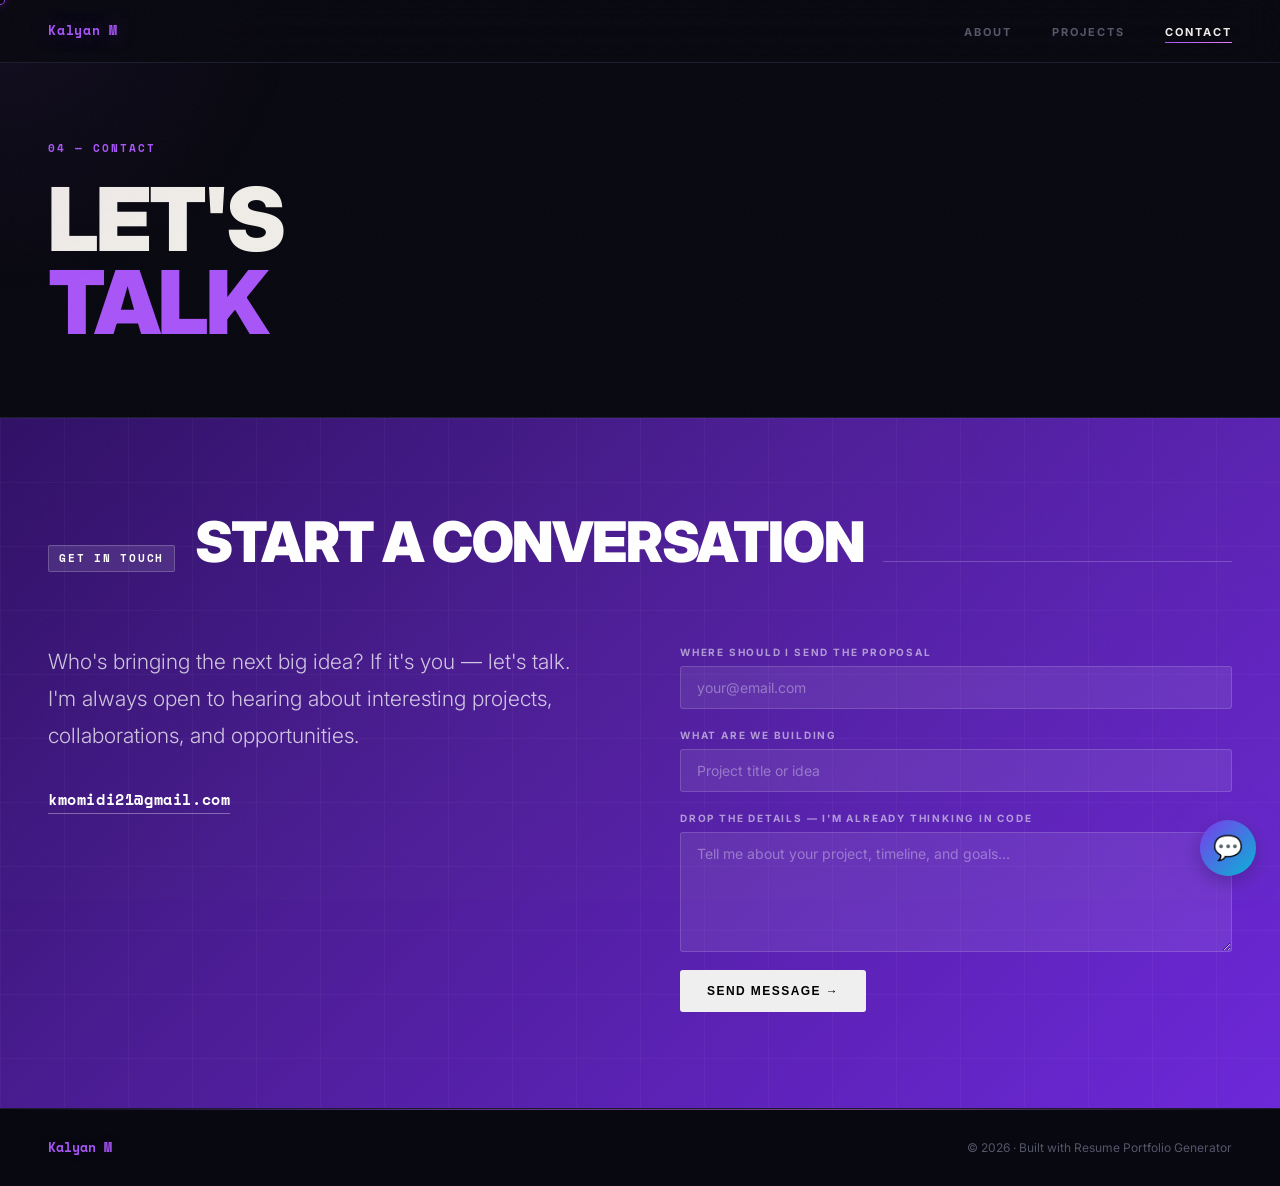
<file: contact.html>
<!DOCTYPE html>
<html lang="en">
<head>
  <meta charset="UTF-8">
  <meta name="viewport" content="width=device-width, initial-scale=1.0">
  <title>Contact — Kalyan M</title>
  <link rel="preconnect" href="https://fonts.googleapis.com">
  <link href="https://fonts.googleapis.com/css2?family=Inter:ital,wght@0,300;0,400;0,700;0,900;1,300&family=Space+Mono:wght@400;700&display=swap" rel="stylesheet">
  <link rel="stylesheet" href="assets/style.css">
</head>
<body>

<div id="page-transition"></div>
<div id="scroll-progress"></div>
<div id="ambient-glow"></div>
<div id="cursor"></div>

<nav class="site-nav">
  <a href="index.html" class="nav-logo">Kalyan M</a>
  <ul class="nav-links">
    <li><a href="about.html">About</a></li>
    <li><a href="projects.html">Projects</a></li>
    <li><a href="contact.html">Contact</a></li>
  </ul>
</nav>

<!-- ── Page hero (dark) ────────────────────── -->
<div style="padding:140px 48px 72px; border-bottom:1px solid var(--border);">
  <div class="hero-enter">
    <p style="font-family:var(--mono);font-size:11px;font-weight:700;letter-spacing:.18em;text-transform:uppercase;color:var(--accent);margin-bottom:20px;">04 — CONTACT</p>
    <h1 style="font-size:clamp(40px,7vw,88px);font-weight:900;letter-spacing:-.035em;text-transform:uppercase;line-height:.95;">
      Let's<br><em style="font-style:normal;color:var(--accent);">Talk</em>
    </h1>
  </div>
</div>

<!-- ── Contact body (inverted yellow) ───────── -->
<section class="section contact-section">
  <div class="section-header">
    <span class="section-num">GET IN TOUCH</span>
    <h2 class="section-title">Start a Conversation</h2>
    <div class="section-rule"></div>
  </div>

  <div class="contact-grid">
    <div>
      <p class="contact-lead">
        Who's bringing the next big idea? If it's you — let's talk. I'm always open to hearing about interesting projects, collaborations, and opportunities.
      </p>
      <a href="mailto:kmomidi21@gmail.com" class="contact-email">kmomidi21@gmail.com</a>
    </div>

    <form class="form" onsubmit="return false;">
      <div class="form-row">
        <label>Where should I send the proposal</label>
        <input type="email" placeholder="your@email.com">
      </div>
      <div class="form-row">
        <label>What are we building</label>
        <input type="text" placeholder="Project title or idea">
      </div>
      <div class="form-row">
        <label>Drop the details — I'm already thinking in code</label>
        <textarea placeholder="Tell me about your project, timeline, and goals…"></textarea>
      </div>
      <button type="submit" class="btn btn-dark" style="align-self:flex-start;">Send Message →</button>
    </form>
  </div>
</section>

<footer>
  <span class="footer-name">Kalyan M</span>
  <span class="footer-copy">© 2026 · Built with Resume Portfolio Generator</span>
</footer>

<script src="assets/script.js"></script>
<script>
window.GEMINI_KEY = "AIzaSyBlyaf3jrqnBMlJ1oDs_OZr7VBqG0tmu4Q";
window.PORTFOLIO_DATA = {"name": "Kalyan M", "tagline": "AI Engineer | Full Stack Developer | Cloud Native Architect", "about": "I am a highly motivated and results-oriented AI Engineer and Full Stack Developer with a Master of Science in Data Science from the University at Buffalo. My passion lies in leveraging cutting-edge AI technologies, including Large Language Models (LLMs) and Retrieval Augmented Generation (RAG), to build intelligent, scalable, and efficient software solutions. I have a proven track record of developing robust backend services, optimizing CI/CD pipelines, and delivering impactful applications across various industries.\n\nMy expertise spans a wide range of programming languages, cloud platforms, and DevOps tools. I thrive in fast-paced environments and am adept at translating complex business requirements into elegant technical solutions. I am particularly drawn to the challenges of building cloud-native applications and architecting systems that are both resilient and performant.\n\nI am constantly seeking opportunities to innovate and contribute to projects that push the boundaries of what's possible with AI and software engineering. My goal is to build impactful solutions that drive business value and create exceptional user experiences.", "skills": ["Python", "Java", "SQL", "JavaScript", "React.js", "LangChain", "OpenAI (GPT)", "Gemini", "RAG Pipelines", "Prompt Engineering", "Vector Databases", "Microservices Architecture", "REST APIs", "Cloud Computing (AWS, Azure)", "Docker", "Kubernetes", "Terraform", "Jenkins", "GitHub Actions", "CI/CD", "Data Science", "Machine Learning", "Natural Language Processing (NLP)"], "projects": [{"title": "Cloud-Native DevOps Pipeline for MERN Stack Application", "description": "Engineered a comprehensive cloud-native DevOps pipeline for a MERN stack application utilizing Terraform, Kubernetes, Jenkins, and Argo CD. This project integrated advanced monitoring and observability tools to significantly enhance deployment efficiency and accelerate incident resolution times.", "tech": ["Terraform", "Kubernetes", "Jenkins", "Argo CD", "MERN Stack"], "url": ""}, {"title": "AI-Powered Web Scraping & Intelligent Link Extraction", "description": "Developed an intelligent web scraping pipeline capable of crawling websites, extracting critical links and content, and structuring this knowledge using embeddings for semantic search and retrieval. This system enables efficient information discovery and analysis.", "tech": ["Python", "AI", "Web Scraping", "Embeddings", "Semantic Search"], "url": ""}, {"title": "Agentic AI System for Resume Screening and Interview Scheduling", "description": "Created an agentic AI workflow that automates the resume screening process by parsing resumes, matching candidate skills to job descriptions, and shortlisting applicants. The system autonomously schedules interviews leveraging LLM-driven decision-making logic.", "tech": ["AI", "LLMs", "Resume Parsing", "Interview Scheduling", "Workflow Automation"], "url": ""}], "experience": [{"company": "Charter Communications (Client)", "role": "AI Engineer & Full Stack Developer", "dates": "April 2025 – Present", "bullets": ["Spearheaded the development of LLM-powered backend services for Spectrum GPT, utilizing OpenAI, LangChain, and RAG pipelines to enable sophisticated document understanding and enterprise Q&A capabilities.", "Engineered robust Java and Python microservices and significantly improved CI/CD pipelines using Jenkins and GitHub Actions, ensuring reliable and efficient cloud-native deployments."]}, {"company": "ProITbridge", "role": "AI Software Engineer Intern", "dates": "June 2024 – Dec 2024", "bullets": ["Developed a FastAPI service incorporating vector retrieval and LLM pipelines for processing unstructured documents, resulting in a 46% improvement in search relevance and a 52% reduction in manual lookup time.", "Built a Python AI pipeline for document classification and tagging using embedding search, which increased data processing efficiency by 37%."]}, {"company": "Cognizant Technology Solutions", "role": "Full Stack Software Engineer", "dates": "Aug 2021 – Aug 2023", "bullets": ["Developed Spring Boot microservices and React dashboards to manage shipment tracking across 20+ logistics hubs, achieving a 41% reduction in API latency.", "Implemented an asynchronous processing system using RabbitMQ for inventory workflows, enhancing system reliability and reducing failed transactions by 34%."]}, {"company": "Cognizant Technology Solutions", "role": "Software Engineer Intern", "dates": "March 2021 – Jun 2021", "bullets": ["Developed Angular-based UI modules integrated with REST APIs, leading to a 36% improvement in page load performance.", "Implemented Jenkins-based Docker pipelines for automated testing and deployment, reducing the release cycle time by 40%."]}, {"company": "Redington Limited", "role": "Java Backend Developer", "dates": "Feb 2020 – Feb 2021", "bullets": ["Built Spring Boot microservices handling over 50,000 daily orders, leveraging Kafka event streaming and Redis caching to achieve a 42% increase in throughput.", "Developed fault-tolerant REST services integrating payment gateways and PostgreSQL, resulting in a 38% reduction in reconciliation errors."]}], "readme_md": "# Kalyan M\n\n## About Me\n\nI am a highly motivated and results-oriented AI Engineer and Full Stack Developer with a Master of Science in Data Science from the University at Buffalo. My passion lies in leveraging cutting-edge AI technologies, including Large Language Models (LLMs) and Retrieval Augmented Generation (RAG), to build intelligent, scalable, and efficient software solutions. I have a proven track record of developing robust backend services, optimizing CI/CD pipelines, and delivering impactful applications across various industries.\n\nMy expertise spans a wide range of programming languages, cloud platforms, and DevOps tools. I thrive in fast-paced environments and am adept at translating complex business requirements into elegant technical solutions. I am particularly drawn to the challenges of building cloud-native applications and architecting systems that are both resilient and performant.\n\nI am constantly seeking opportunities to innovate and contribute to projects that push the boundaries of what's possible with AI and software engineering. My goal is to build impactful solutions that drive business value and create exceptional user experiences.\n\n## Skills\n\n*   **Programming Languages:** Python, Java, SQL, JavaScript, C/C++, R, Bash, HTML, CSS\n*   **AI & GenAI:** LangChain, OpenAI (GPT), Gemini, AstraDB (Vector DB), RAG Pipelines, Prompt Engineering\n*   **Tools & Frameworks:** React.js, Flask, Figma, Azure DevOps, REST APIs\n*   **Databases & Messaging:** MongoDB, PostgreSQL, MySQL, ADLS Gen2, Azure Databricks, RabbitMQ, GridFS\n*   **Cloud & DevOps:** AWS, Azure, Docker, Kubernetes, Terraform, Jenkins, GitHub Actions, Argo CD, Gitlab\n*   **Technical Constructs:** Software Development, Data Structures, Algorithms, Object-Oriented Programming (OOP), Object-Oriented Design (OOD), System Design, Microservices Architecture, Distributed Systems, REST API Development, Backend Development, Full Stack Development, Event-Driven Architecture, Cloud-Native Applications, Database Design, API Integration, Asynchronous Processing, CI/CD, Artificial Intelligence, Machine Learning, Deep Learning, Natural Language Processing (NLP), Large Language Models (LLMs), Retrieval Augmented Generation (RAG), Prompt Engineering, Vector Search, AI Workflow Automation\n\n## Projects\n\n*   **Cloud-Native DevOps Pipeline for MERN Stack Application:** Engineered a comprehensive cloud-native DevOps pipeline for a MERN stack application utilizing Terraform, Kubernetes, Jenkins, and Argo CD. This project integrated advanced monitoring and observability tools to significantly enhance deployment efficiency and accelerate incident resolution times.\n*   **AI-Powered Web Scraping & Intelligent Link Extraction:** Developed an intelligent web scraping pipeline capable of crawling websites, extracting critical links and content, and structuring this knowledge using embeddings for semantic search and retrieval. This system enables efficient information discovery and analysis.\n*   **Agentic AI System for Resume Screening and Interview Scheduling:** Created an agentic AI workflow that automates the resume screening process by parsing resumes, matching candidate skills to job descriptions, and shortlisting applicants. The system autonomously schedules interviews leveraging LLM-driven decision-making logic.\n\n## Experience\n\n*   **AI Engineer & Full Stack Developer** | Client: Charter Communications | April 2025 – Present\n    *   Spearheaded the development of LLM-powered backend services for Spectrum GPT, utilizing OpenAI, LangChain, and RAG pipelines to enable sophisticated document understanding and enterprise Q&A capabilities.\n    *   Engineered robust Java and Python microservices and significantly improved CI/CD pipelines using Jenkins and GitHub Actions, ensuring reliable and efficient cloud-native deployments.\n\n*   **AI Software Engineer Intern** | ProITbridge | June 2024 – Dec 2024\n    *   Developed a FastAPI service incorporating vector retrieval and LLM pipelines for processing unstructured documents, resulting in a 46% improvement in search relevance and a 52% reduction in manual lookup time.\n    *   Built a Python AI pipeline for document classification and tagging using embedding search, which increased data processing efficiency by 37%.\n\n*   **Full Stack Software Engineer** | Cognizant Technology Solutions | Aug 2021 – Aug 2023\n    *   Developed Spring Boot microservices and React dashboards to manage shipment tracking across 20+ logistics hubs, achieving a 41% reduction in API latency.\n    *   Implemented an asynchronous processing system using RabbitMQ for inventory workflows, enhancing system reliability and reducing failed transactions by 34%.\n\n*   **Software Engineer Intern** | Cognizant Technology Solutions | March 2021 – Jun 2021\n    *   Developed Angular-based UI modules integrated with REST APIs, leading to a 36% improvement in page load performance.\n    *   Implemented Jenkins-based Docker pipelines for automated testing and deployment, reducing the release cycle time by 40%.\n\n*   **Java Backend Developer** | Redington Limited | Feb 2020 – Feb 2021\n    *   Built Spring Boot microservices handling over 50,000 daily orders, leveraging Kafka event streaming and Redis caching to achieve a 42% increase in throughput.\n    *   Developed fault-tolerant REST services integrating payment gateways and PostgreSQL, resulting in a 38% reduction in reconciliation errors.\n\n## Contact\n\n*   **Email:** kmomidi21@gmail.com\n*   **LinkedIn:** [Your LinkedIn Profile URL Here]\n", "linkedin_summary": "Hello! I'm Kalyan, an AI Engineer and Full Stack Developer passionate about building intelligent, scalable, and cloud-native solutions. With a Master's in Data Science and hands-on experience in LLMs, RAG, microservices, and robust CI/CD pipelines, I thrive on transforming complex challenges into elegant, impactful applications. I'm always eager to connect with fellow innovators and explore opportunities to drive technological advancement. Let's connect and discuss how we can build the future together!", "email": "kmomidi21@gmail.com"};
</script>
<script src="assets/chatbot.js"></script>
</body>
</html>
</file>
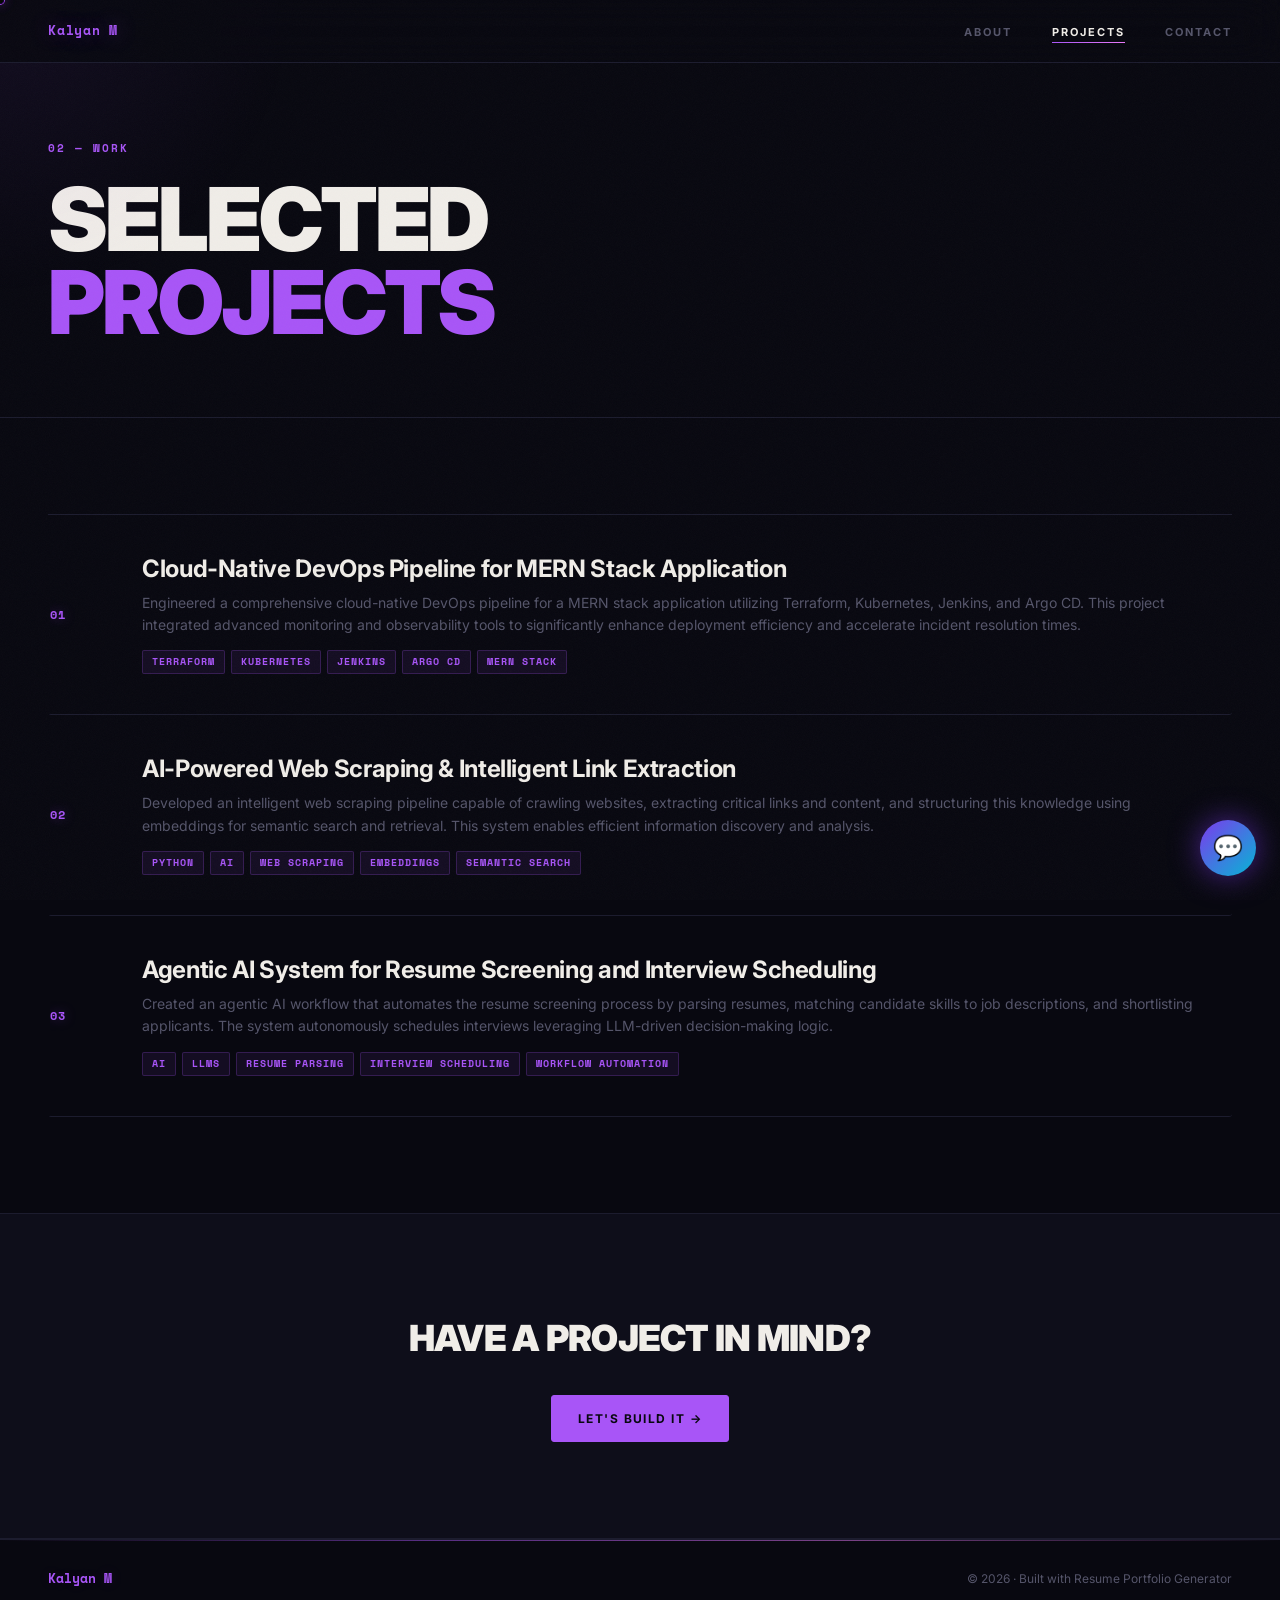
<file: projects.html>
<!DOCTYPE html>
<html lang="en">
<head>
  <meta charset="UTF-8">
  <meta name="viewport" content="width=device-width, initial-scale=1.0">
  <title>Projects — Kalyan M</title>
  <link rel="preconnect" href="https://fonts.googleapis.com">
  <link href="https://fonts.googleapis.com/css2?family=Inter:ital,wght@0,300;0,400;0,700;0,900;1,300&family=Space+Mono:wght@400;700&display=swap" rel="stylesheet">
  <link rel="stylesheet" href="assets/style.css">
</head>
<body>

<div id="page-transition"></div>
<div id="scroll-progress"></div>
<div id="ambient-glow"></div>
<div id="cursor"></div>

<nav class="site-nav">
  <a href="index.html" class="nav-logo">Kalyan M</a>
  <ul class="nav-links">
    <li><a href="about.html">About</a></li>
    <li><a href="projects.html">Projects</a></li>
    <li><a href="contact.html">Contact</a></li>
  </ul>
</nav>

<!-- ── Page hero ────────────────────────────── -->
<div style="padding:140px 48px 72px; border-bottom:1px solid var(--border);">
  <div class="hero-enter">
    <p style="font-family:var(--mono);font-size:11px;font-weight:700;letter-spacing:.18em;text-transform:uppercase;color:var(--accent);margin-bottom:20px;">02 — WORK</p>
    <h1 style="font-size:clamp(40px,7vw,88px);font-weight:900;letter-spacing:-.035em;text-transform:uppercase;line-height:.95;">
      Selected<br><em style="font-style:normal;color:var(--accent);">Projects</em>
    </h1>
  </div>
</div>

<!-- ── Projects list ────────────────────────── -->
<section class="section">
  <div class="project-list">
    
        <div class="project-item reveal">
          <span class="project-num">01</span>
          <div class="project-info">
            <h3 class="project-title">Cloud-Native DevOps Pipeline for MERN Stack Application</h3>
            <p class="project-desc">Engineered a comprehensive cloud-native DevOps pipeline for a MERN stack application utilizing Terraform, Kubernetes, Jenkins, and Argo CD. This project integrated advanced monitoring and observability tools to significantly enhance deployment efficiency and accelerate incident resolution times.</p>
            <div class="tech-list"><span class="tech-tag">Terraform</span><span class="tech-tag">Kubernetes</span><span class="tech-tag">Jenkins</span><span class="tech-tag">Argo CD</span><span class="tech-tag">MERN Stack</span></div>
          </div>
          <span></span>
        </div>

        <div class="project-item reveal">
          <span class="project-num">02</span>
          <div class="project-info">
            <h3 class="project-title">AI-Powered Web Scraping & Intelligent Link Extraction</h3>
            <p class="project-desc">Developed an intelligent web scraping pipeline capable of crawling websites, extracting critical links and content, and structuring this knowledge using embeddings for semantic search and retrieval. This system enables efficient information discovery and analysis.</p>
            <div class="tech-list"><span class="tech-tag">Python</span><span class="tech-tag">AI</span><span class="tech-tag">Web Scraping</span><span class="tech-tag">Embeddings</span><span class="tech-tag">Semantic Search</span></div>
          </div>
          <span></span>
        </div>

        <div class="project-item reveal">
          <span class="project-num">03</span>
          <div class="project-info">
            <h3 class="project-title">Agentic AI System for Resume Screening and Interview Scheduling</h3>
            <p class="project-desc">Created an agentic AI workflow that automates the resume screening process by parsing resumes, matching candidate skills to job descriptions, and shortlisting applicants. The system autonomously schedules interviews leveraging LLM-driven decision-making logic.</p>
            <div class="tech-list"><span class="tech-tag">AI</span><span class="tech-tag">LLMs</span><span class="tech-tag">Resume Parsing</span><span class="tech-tag">Interview Scheduling</span><span class="tech-tag">Workflow Automation</span></div>
          </div>
          <span></span>
        </div>
  </div>
</section>

<!-- ── CTA ──────────────────────────────────── -->
<section class="section section-alt" style="text-align:center;">
  <p class="reveal" style="font-size:clamp(22px,3vw,36px);font-weight:900;letter-spacing:-.02em;text-transform:uppercase;margin-bottom:28px;">
    Have a project in mind?
  </p>
  <a href="contact.html" class="btn btn-primary reveal">Let's Build It →</a>
</section>

<footer>
  <span class="footer-name">Kalyan M</span>
  <span class="footer-copy">© 2026 · Built with Resume Portfolio Generator</span>
</footer>

<script src="assets/script.js"></script>
<script>
window.GEMINI_KEY = "AIzaSyBlyaf3jrqnBMlJ1oDs_OZr7VBqG0tmu4Q";
window.PORTFOLIO_DATA = {"name": "Kalyan M", "tagline": "AI Engineer | Full Stack Developer | Cloud Native Architect", "about": "I am a highly motivated and results-oriented AI Engineer and Full Stack Developer with a Master of Science in Data Science from the University at Buffalo. My passion lies in leveraging cutting-edge AI technologies, including Large Language Models (LLMs) and Retrieval Augmented Generation (RAG), to build intelligent, scalable, and efficient software solutions. I have a proven track record of developing robust backend services, optimizing CI/CD pipelines, and delivering impactful applications across various industries.\n\nMy expertise spans a wide range of programming languages, cloud platforms, and DevOps tools. I thrive in fast-paced environments and am adept at translating complex business requirements into elegant technical solutions. I am particularly drawn to the challenges of building cloud-native applications and architecting systems that are both resilient and performant.\n\nI am constantly seeking opportunities to innovate and contribute to projects that push the boundaries of what's possible with AI and software engineering. My goal is to build impactful solutions that drive business value and create exceptional user experiences.", "skills": ["Python", "Java", "SQL", "JavaScript", "React.js", "LangChain", "OpenAI (GPT)", "Gemini", "RAG Pipelines", "Prompt Engineering", "Vector Databases", "Microservices Architecture", "REST APIs", "Cloud Computing (AWS, Azure)", "Docker", "Kubernetes", "Terraform", "Jenkins", "GitHub Actions", "CI/CD", "Data Science", "Machine Learning", "Natural Language Processing (NLP)"], "projects": [{"title": "Cloud-Native DevOps Pipeline for MERN Stack Application", "description": "Engineered a comprehensive cloud-native DevOps pipeline for a MERN stack application utilizing Terraform, Kubernetes, Jenkins, and Argo CD. This project integrated advanced monitoring and observability tools to significantly enhance deployment efficiency and accelerate incident resolution times.", "tech": ["Terraform", "Kubernetes", "Jenkins", "Argo CD", "MERN Stack"], "url": ""}, {"title": "AI-Powered Web Scraping & Intelligent Link Extraction", "description": "Developed an intelligent web scraping pipeline capable of crawling websites, extracting critical links and content, and structuring this knowledge using embeddings for semantic search and retrieval. This system enables efficient information discovery and analysis.", "tech": ["Python", "AI", "Web Scraping", "Embeddings", "Semantic Search"], "url": ""}, {"title": "Agentic AI System for Resume Screening and Interview Scheduling", "description": "Created an agentic AI workflow that automates the resume screening process by parsing resumes, matching candidate skills to job descriptions, and shortlisting applicants. The system autonomously schedules interviews leveraging LLM-driven decision-making logic.", "tech": ["AI", "LLMs", "Resume Parsing", "Interview Scheduling", "Workflow Automation"], "url": ""}], "experience": [{"company": "Charter Communications (Client)", "role": "AI Engineer & Full Stack Developer", "dates": "April 2025 – Present", "bullets": ["Spearheaded the development of LLM-powered backend services for Spectrum GPT, utilizing OpenAI, LangChain, and RAG pipelines to enable sophisticated document understanding and enterprise Q&A capabilities.", "Engineered robust Java and Python microservices and significantly improved CI/CD pipelines using Jenkins and GitHub Actions, ensuring reliable and efficient cloud-native deployments."]}, {"company": "ProITbridge", "role": "AI Software Engineer Intern", "dates": "June 2024 – Dec 2024", "bullets": ["Developed a FastAPI service incorporating vector retrieval and LLM pipelines for processing unstructured documents, resulting in a 46% improvement in search relevance and a 52% reduction in manual lookup time.", "Built a Python AI pipeline for document classification and tagging using embedding search, which increased data processing efficiency by 37%."]}, {"company": "Cognizant Technology Solutions", "role": "Full Stack Software Engineer", "dates": "Aug 2021 – Aug 2023", "bullets": ["Developed Spring Boot microservices and React dashboards to manage shipment tracking across 20+ logistics hubs, achieving a 41% reduction in API latency.", "Implemented an asynchronous processing system using RabbitMQ for inventory workflows, enhancing system reliability and reducing failed transactions by 34%."]}, {"company": "Cognizant Technology Solutions", "role": "Software Engineer Intern", "dates": "March 2021 – Jun 2021", "bullets": ["Developed Angular-based UI modules integrated with REST APIs, leading to a 36% improvement in page load performance.", "Implemented Jenkins-based Docker pipelines for automated testing and deployment, reducing the release cycle time by 40%."]}, {"company": "Redington Limited", "role": "Java Backend Developer", "dates": "Feb 2020 – Feb 2021", "bullets": ["Built Spring Boot microservices handling over 50,000 daily orders, leveraging Kafka event streaming and Redis caching to achieve a 42% increase in throughput.", "Developed fault-tolerant REST services integrating payment gateways and PostgreSQL, resulting in a 38% reduction in reconciliation errors."]}], "readme_md": "# Kalyan M\n\n## About Me\n\nI am a highly motivated and results-oriented AI Engineer and Full Stack Developer with a Master of Science in Data Science from the University at Buffalo. My passion lies in leveraging cutting-edge AI technologies, including Large Language Models (LLMs) and Retrieval Augmented Generation (RAG), to build intelligent, scalable, and efficient software solutions. I have a proven track record of developing robust backend services, optimizing CI/CD pipelines, and delivering impactful applications across various industries.\n\nMy expertise spans a wide range of programming languages, cloud platforms, and DevOps tools. I thrive in fast-paced environments and am adept at translating complex business requirements into elegant technical solutions. I am particularly drawn to the challenges of building cloud-native applications and architecting systems that are both resilient and performant.\n\nI am constantly seeking opportunities to innovate and contribute to projects that push the boundaries of what's possible with AI and software engineering. My goal is to build impactful solutions that drive business value and create exceptional user experiences.\n\n## Skills\n\n*   **Programming Languages:** Python, Java, SQL, JavaScript, C/C++, R, Bash, HTML, CSS\n*   **AI & GenAI:** LangChain, OpenAI (GPT), Gemini, AstraDB (Vector DB), RAG Pipelines, Prompt Engineering\n*   **Tools & Frameworks:** React.js, Flask, Figma, Azure DevOps, REST APIs\n*   **Databases & Messaging:** MongoDB, PostgreSQL, MySQL, ADLS Gen2, Azure Databricks, RabbitMQ, GridFS\n*   **Cloud & DevOps:** AWS, Azure, Docker, Kubernetes, Terraform, Jenkins, GitHub Actions, Argo CD, Gitlab\n*   **Technical Constructs:** Software Development, Data Structures, Algorithms, Object-Oriented Programming (OOP), Object-Oriented Design (OOD), System Design, Microservices Architecture, Distributed Systems, REST API Development, Backend Development, Full Stack Development, Event-Driven Architecture, Cloud-Native Applications, Database Design, API Integration, Asynchronous Processing, CI/CD, Artificial Intelligence, Machine Learning, Deep Learning, Natural Language Processing (NLP), Large Language Models (LLMs), Retrieval Augmented Generation (RAG), Prompt Engineering, Vector Search, AI Workflow Automation\n\n## Projects\n\n*   **Cloud-Native DevOps Pipeline for MERN Stack Application:** Engineered a comprehensive cloud-native DevOps pipeline for a MERN stack application utilizing Terraform, Kubernetes, Jenkins, and Argo CD. This project integrated advanced monitoring and observability tools to significantly enhance deployment efficiency and accelerate incident resolution times.\n*   **AI-Powered Web Scraping & Intelligent Link Extraction:** Developed an intelligent web scraping pipeline capable of crawling websites, extracting critical links and content, and structuring this knowledge using embeddings for semantic search and retrieval. This system enables efficient information discovery and analysis.\n*   **Agentic AI System for Resume Screening and Interview Scheduling:** Created an agentic AI workflow that automates the resume screening process by parsing resumes, matching candidate skills to job descriptions, and shortlisting applicants. The system autonomously schedules interviews leveraging LLM-driven decision-making logic.\n\n## Experience\n\n*   **AI Engineer & Full Stack Developer** | Client: Charter Communications | April 2025 – Present\n    *   Spearheaded the development of LLM-powered backend services for Spectrum GPT, utilizing OpenAI, LangChain, and RAG pipelines to enable sophisticated document understanding and enterprise Q&A capabilities.\n    *   Engineered robust Java and Python microservices and significantly improved CI/CD pipelines using Jenkins and GitHub Actions, ensuring reliable and efficient cloud-native deployments.\n\n*   **AI Software Engineer Intern** | ProITbridge | June 2024 – Dec 2024\n    *   Developed a FastAPI service incorporating vector retrieval and LLM pipelines for processing unstructured documents, resulting in a 46% improvement in search relevance and a 52% reduction in manual lookup time.\n    *   Built a Python AI pipeline for document classification and tagging using embedding search, which increased data processing efficiency by 37%.\n\n*   **Full Stack Software Engineer** | Cognizant Technology Solutions | Aug 2021 – Aug 2023\n    *   Developed Spring Boot microservices and React dashboards to manage shipment tracking across 20+ logistics hubs, achieving a 41% reduction in API latency.\n    *   Implemented an asynchronous processing system using RabbitMQ for inventory workflows, enhancing system reliability and reducing failed transactions by 34%.\n\n*   **Software Engineer Intern** | Cognizant Technology Solutions | March 2021 – Jun 2021\n    *   Developed Angular-based UI modules integrated with REST APIs, leading to a 36% improvement in page load performance.\n    *   Implemented Jenkins-based Docker pipelines for automated testing and deployment, reducing the release cycle time by 40%.\n\n*   **Java Backend Developer** | Redington Limited | Feb 2020 – Feb 2021\n    *   Built Spring Boot microservices handling over 50,000 daily orders, leveraging Kafka event streaming and Redis caching to achieve a 42% increase in throughput.\n    *   Developed fault-tolerant REST services integrating payment gateways and PostgreSQL, resulting in a 38% reduction in reconciliation errors.\n\n## Contact\n\n*   **Email:** kmomidi21@gmail.com\n*   **LinkedIn:** [Your LinkedIn Profile URL Here]\n", "linkedin_summary": "Hello! I'm Kalyan, an AI Engineer and Full Stack Developer passionate about building intelligent, scalable, and cloud-native solutions. With a Master's in Data Science and hands-on experience in LLMs, RAG, microservices, and robust CI/CD pipelines, I thrive on transforming complex challenges into elegant, impactful applications. I'm always eager to connect with fellow innovators and explore opportunities to drive technological advancement. Let's connect and discuss how we can build the future together!", "email": "kmomidi21@gmail.com"};
</script>
<script src="assets/chatbot.js"></script>
</body>
</html>
</file>
<file: assets/style.css>
/* ═══════════════════════════════════════════════════════════
   EDITORIAL BOLD — Purple / Violet Edition  2026
   ═══════════════════════════════════════════════════════════ */

@import url('https://fonts.googleapis.com/css2?family=Inter:ital,wght@0,300;0,400;0,700;0,900;1,300&family=Space+Mono:wght@400;700&display=swap');

/* ── Tokens ──────────────────────────────────────────────── */
:root {
  --bg:        #080810;
  --bg2:       #0e0e1a;
  --border:    #1c1c2e;
  --border-h:  #2d2d4a;
  --accent:    #a855f7;
  --accent-d:  #7c3aed;
  --accent-2:  #e879f9;
  --glow:      rgba(168,85,247,.35);
  --glow-soft: rgba(168,85,247,.12);
  --text:      #f0ede8;
  --muted:     #55556a;
  --muted-h:   #9090a8;
  --radius:    3px;
  --mono:      'Space Mono','Courier New',monospace;
  --sans:      'Inter',system-ui,sans-serif;
}

/* ── Reset ───────────────────────────────────────────────── */
*,*::before,*::after{box-sizing:border-box;margin:0;padding:0}
html{scroll-behavior:smooth;font-size:16px}
body{
  font-family:var(--sans);
  background:var(--bg);
  color:var(--text);
  line-height:1.6;
  overflow-x:hidden;
  cursor:none;
}
a{text-decoration:none}
img{max-width:100%;display:block}

/* ── Grain overlay ───────────────────────────────────────── */
body::after{
  content:'';position:fixed;inset:0;z-index:9997;pointer-events:none;
  opacity:.03;
  background-image:url("data:image/svg+xml,%3Csvg xmlns='http://www.w3.org/2000/svg' width='300' height='300'%3E%3Cfilter id='n'%3E%3CfeTurbulence type='fractalNoise' baseFrequency='.85' numOctaves='4' stitchTiles='stitch'/%3E%3C/filter%3E%3Crect width='300' height='300' filter='url(%23n)'/%3E%3C/svg%3E");
  background-size:200px;
}

/* ── Scrollbar ───────────────────────────────────────────── */
::-webkit-scrollbar{width:3px}
::-webkit-scrollbar-track{background:var(--bg)}
::-webkit-scrollbar-thumb{background:linear-gradient(var(--accent),var(--accent-2));border-radius:2px}

/* ── Custom cursor ───────────────────────────────────────── */
#cursor{
  position:fixed;z-index:9999;pointer-events:none;
  width:10px;height:10px;border-radius:50%;
  background:var(--accent);
  transform:translate(-50%,-50%);
  transition:width .18s,height .18s,background .18s,opacity .18s;
  mix-blend-mode:difference;
  box-shadow:0 0 12px var(--glow);
}
#cursor.grow{width:40px;height:40px;background:var(--accent-2)}

/* ── Nav ─────────────────────────────────────────────────── */
.site-nav{
  position:fixed;top:0;left:0;right:0;z-index:100;
  display:flex;align-items:center;justify-content:space-between;
  padding:18px 48px;
  border-bottom:1px solid var(--border);
  background:rgba(8,8,16,.88);
  backdrop-filter:blur(20px);
}
.nav-logo{
  font-family:var(--mono);font-size:13px;font-weight:700;
  color:var(--accent);letter-spacing:.06em;
  text-shadow:0 0 20px var(--glow);
}
.nav-links{display:flex;gap:40px;list-style:none}
.nav-links a{
  font-size:11px;font-weight:700;letter-spacing:.18em;
  text-transform:uppercase;color:var(--muted);
  transition:color .2s;position:relative;
}
.nav-links a::after{
  content:'';position:absolute;left:0;bottom:-4px;right:0;
  height:1px;background:linear-gradient(90deg,var(--accent),var(--accent-2));
  transform:scaleX(0);transform-origin:left;transition:transform .28s;
}
.nav-links a:hover,.nav-links a.active{color:var(--text)}
.nav-links a:hover::after,.nav-links a.active::after{transform:scaleX(1)}

/* ── Hero ────────────────────────────────────────────────── */
.hero{
  min-height:100vh;
  display:flex;flex-direction:column;justify-content:flex-end;
  padding:140px 48px 80px;
  position:relative;overflow:hidden;
  border-bottom:1px solid var(--border);
}

/* Grid lines */
.hero-grid{
  position:absolute;inset:0;z-index:0;pointer-events:none;
  background-image:
    linear-gradient(rgba(168,85,247,.04) 1px,transparent 1px),
    linear-gradient(90deg,rgba(168,85,247,.04) 1px,transparent 1px);
  background-size:72px 72px;
}

/* Floating orbs */
.hero-orb{
  position:absolute;border-radius:50%;pointer-events:none;z-index:0;
  filter:blur(70px);
}
.hero-orb-1{
  width:500px;height:500px;
  background:radial-gradient(circle,rgba(168,85,247,.18),transparent 70%);
  top:-120px;right:-80px;
  animation:orbDrift1 12s ease-in-out infinite;
}
.hero-orb-2{
  width:380px;height:380px;
  background:radial-gradient(circle,rgba(232,121,249,.12),transparent 70%);
  bottom:60px;left:15%;
  animation:orbDrift2 15s ease-in-out infinite;
}
.hero-orb-3{
  width:250px;height:250px;
  background:radial-gradient(circle,rgba(124,58,237,.1),transparent 70%);
  top:30%;left:-60px;
  animation:orbDrift3 10s ease-in-out infinite;
}
@keyframes orbDrift1{0%,100%{transform:translate(0,0) scale(1)}50%{transform:translate(-30px,40px) scale(1.08)}}
@keyframes orbDrift2{0%,100%{transform:translate(0,0) scale(1)}50%{transform:translate(40px,-30px) scale(1.05)}}
@keyframes orbDrift3{0%,100%{transform:translate(0,0)}50%{transform:translate(20px,30px)}}

.hero>*:not(.hero-grid):not(.hero-orb){position:relative;z-index:1}

/* Status pill */
.hero-eyebrow{
  display:inline-flex;align-items:center;gap:10px;
  font-family:var(--mono);font-size:11px;font-weight:700;
  letter-spacing:.2em;text-transform:uppercase;color:var(--accent);
  margin-bottom:28px;
}
.hero-dot{
  position:relative;
  width:8px;height:8px;border-radius:50%;background:var(--accent);
  box-shadow:0 0 8px var(--glow);
  animation:dotBlink 2.5s ease-in-out infinite;
}
.hero-dot::before,.hero-dot::after{
  content:'';position:absolute;inset:-5px;border-radius:50%;
  border:1px solid var(--accent);
  animation:ring 2.5s ease-out infinite;
}
.hero-dot::after{animation-delay:1.25s}
@keyframes dotBlink{0%,100%{opacity:1}50%{opacity:.4}}
@keyframes ring{from{opacity:.7;transform:scale(1)}to{opacity:0;transform:scale(3)}}

/* Hero name — purple shimmer sweep */
.hero-name{
  font-size:clamp(52px,9.5vw,136px);
  font-weight:900;line-height:.92;letter-spacing:-.04em;
  text-transform:uppercase;
  background:linear-gradient(110deg,#f0ede8 0%,#c084fc 28%,#a855f7 44%,#e879f9 56%,#c084fc 72%,#f0ede8 100%);
  background-size:300% auto;
  -webkit-background-clip:text;
  -webkit-text-fill-color:transparent;
  background-clip:text;
  animation:nameShimmer 5s linear infinite;
  margin-bottom:36px;
}
@keyframes nameShimmer{to{background-position:-300% center}}

/* Hero tagline */
.hero-tagline{
  font-size:clamp(15px,2vw,20px);font-weight:300;
  color:var(--muted-h);max-width:520px;line-height:1.65;
  border-left:2px solid var(--accent);padding-left:18px;
  margin-bottom:52px;
  position:relative;
}
.hero-tagline::before{
  content:'';
  position:absolute;left:-1px;top:0;bottom:0;width:2px;
  background:linear-gradient(180deg,var(--accent),var(--accent-2));
  animation:borderGlow 3s ease-in-out infinite;
}
@keyframes borderGlow{
  0%,100%{box-shadow:0 0 6px var(--accent)}
  50%{box-shadow:0 0 16px var(--accent),0 0 32px var(--accent-2)}
}

.hero-actions{display:flex;gap:14px;flex-wrap:wrap}

.hero-corner{
  position:absolute;right:48px;bottom:80px;
  font-family:var(--mono);font-size:10px;letter-spacing:.12em;
  color:var(--muted);writing-mode:vertical-rl;text-transform:uppercase;
}

/* ── Buttons ─────────────────────────────────────────────── */
.btn{
  display:inline-flex;align-items:center;gap:8px;
  padding:13px 26px;font-size:12px;font-weight:700;
  letter-spacing:.12em;text-transform:uppercase;border-radius:var(--radius);
  border:1.5px solid transparent;cursor:none;
  transition:background .22s,color .22s,border-color .22s,box-shadow .22s,transform .15s;
  position:relative;overflow:hidden;
}
/* shimmer sweep on buttons */
.btn::after{
  content:'';position:absolute;inset:0;
  background:linear-gradient(105deg,transparent 40%,rgba(255,255,255,.15) 50%,transparent 60%);
  transform:translateX(-100%);transition:transform .45s;
}
.btn:hover::after{transform:translateX(100%)}

.btn-primary{background:var(--accent);color:#080810;border-color:var(--accent)}
.btn-primary:hover{
  background:transparent;color:var(--accent);
  box-shadow:0 0 24px var(--glow),0 0 48px var(--glow-soft);
}
.btn-ghost{background:transparent;color:var(--text);border-color:var(--border-h)}
.btn-ghost:hover{border-color:var(--accent);color:var(--accent);box-shadow:0 0 16px var(--glow-soft)}
.btn-white{background:#fff;color:var(--accent-d);border-color:#fff}
.btn-white:hover{background:transparent;color:#fff;border-color:rgba(255,255,255,.6)}

/* ── Marquee ─────────────────────────────────────────────── */
.marquee-wrap{
  overflow:hidden;border-bottom:1px solid var(--border);
  padding:16px 0;background:var(--bg2);
  position:relative;
}
.marquee-wrap::before,.marquee-wrap::after{
  content:'';position:absolute;top:0;bottom:0;width:80px;z-index:2;pointer-events:none;
}
.marquee-wrap::before{left:0;background:linear-gradient(90deg,var(--bg2),transparent)}
.marquee-wrap::after{right:0;background:linear-gradient(-90deg,var(--bg2),transparent)}
.marquee-track{
  display:flex;width:max-content;
  animation:marquee 26s linear infinite;
}
.marquee-track:hover{animation-play-state:paused}
@keyframes marquee{from{transform:translateX(0)}to{transform:translateX(-50%)}}
.marquee-item{
  font-family:var(--mono);font-size:11px;font-weight:700;
  letter-spacing:.14em;text-transform:uppercase;color:var(--muted);
  padding:0 26px;transition:color .2s;white-space:nowrap;
}
.marquee-item:hover{color:var(--accent)}
.marquee-sep{color:var(--accent-2);align-self:center;font-size:8px;opacity:.7}

/* ── Section scaffold ────────────────────────────────────── */
.section{padding:96px 48px;border-bottom:1px solid var(--border)}
.section-alt{background:var(--bg2)}

.section-header{display:flex;align-items:baseline;gap:20px;margin-bottom:72px}
.section-num{
  font-family:var(--mono);font-size:11px;font-weight:700;
  letter-spacing:.16em;color:var(--accent);
  background:rgba(168,85,247,.08);border:1px solid rgba(168,85,247,.22);
  padding:4px 10px;border-radius:2px;white-space:nowrap;
  animation:numPulse 4s ease-in-out infinite;
}
@keyframes numPulse{
  0%,100%{box-shadow:0 0 0 0 rgba(168,85,247,0)}
  50%{box-shadow:0 0 0 4px rgba(168,85,247,.1)}
}
.section-title{
  font-size:clamp(30px,4.5vw,56px);font-weight:900;
  letter-spacing:-.025em;text-transform:uppercase;line-height:1;color:var(--text);
}
.section-rule{
  flex:1;height:1px;background:var(--border);margin-bottom:6px;
  transform-origin:left;transition:transform .9s ease;
  transform:scaleX(0);
}
.section-rule.drawn{transform:scaleX(1)}

/* ── About grid ──────────────────────────────────────────── */
.about-grid{display:grid;grid-template-columns:3fr 2fr;gap:80px;align-items:start}
.about-body{font-size:18px;font-weight:300;line-height:1.85;color:var(--muted-h)}
.about-body strong{color:var(--text);font-weight:600}

.stat-list{border-top:1px solid var(--border)}
.stat-row{
  display:flex;justify-content:space-between;align-items:center;
  padding:22px 0;border-bottom:1px solid var(--border);
  transition:padding-left .2s;
}
.stat-row:hover{padding-left:8px}
.stat-label{
  font-size:11px;font-weight:700;letter-spacing:.12em;
  text-transform:uppercase;color:var(--muted);
}
.stat-value{
  font-family:var(--mono);font-size:28px;font-weight:700;
  color:var(--accent);line-height:1;
  text-shadow:0 0 20px var(--glow-soft);
}

/* ── Skills (static badges — marquee / index) ────────────── */
.skills-wrap{display:flex;flex-wrap:wrap;gap:10px}
.badge{
  font-size:11px;font-weight:700;letter-spacing:.1em;text-transform:uppercase;
  color:var(--muted);border:1px solid var(--border);
  padding:8px 18px;border-radius:2px;
  transition:color .2s,border-color .2s,background .2s,transform .2s,box-shadow .2s;
  cursor:default;
  opacity:0;transform:translateY(12px) scale(.95);
}
.badge.badge-visible{opacity:1;transform:none}
.badge:hover{
  color:var(--accent);border-color:rgba(168,85,247,.5);
  background:rgba(168,85,247,.08);transform:translateY(-2px);
  box-shadow:0 4px 20px rgba(168,85,247,.2);
}

/* ── Skills interactive canvas ───────────────────────────── */
.skills-hint{
  font-family:var(--mono);font-size:11px;font-weight:700;
  letter-spacing:.14em;text-transform:uppercase;
  color:var(--muted);margin-bottom:20px;
}
.skills-canvas-wrap{
  width:100%;height:440px;
  border-radius:6px;overflow:hidden;
  border:1px solid var(--border);
  background:var(--bg);position:relative;cursor:none;
}
#skills-canvas{display:block;width:100%;height:100%}

/* ── Projects ────────────────────────────────────────────── */
.project-list{border-top:1px solid var(--border)}
.project-item{
  display:grid;grid-template-columns:56px 1fr auto;
  align-items:center;gap:36px;
  padding:40px 0;
  border-bottom:1px solid var(--border);
  border-left:2px solid transparent;
  transition:border-left-color .3s,padding-left .3s,background .3s,box-shadow .3s;
  border-radius:var(--radius);
}
.project-item:hover{
  border-left-color:var(--accent);
  padding-left:24px;
  background:rgba(168,85,247,.04);
  box-shadow:inset 0 0 40px rgba(168,85,247,.04);
}
.project-num{
  font-family:var(--mono);font-size:12px;font-weight:700;
  letter-spacing:.1em;color:var(--accent);line-height:1;
  text-shadow:0 0 12px var(--glow);
}
.project-info{min-width:0}
.project-title{
  font-size:clamp(17px,2.2vw,24px);font-weight:700;
  letter-spacing:-.015em;line-height:1.2;margin-bottom:8px;color:var(--text);
  transition:color .2s;
}
.project-item:hover .project-title{color:var(--accent)}
.project-desc{font-size:14px;line-height:1.6;color:var(--muted);margin-bottom:14px}
.tech-list{display:flex;flex-wrap:wrap;gap:6px}
.tech-tag{
  font-family:var(--mono);font-size:10px;font-weight:700;
  letter-spacing:.1em;text-transform:uppercase;
  color:var(--accent);background:rgba(168,85,247,.08);
  border:1px solid rgba(168,85,247,.22);padding:3px 9px;border-radius:2px;
  transition:background .2s,box-shadow .2s;
}
.tech-tag:hover{background:rgba(168,85,247,.18);box-shadow:0 0 8px var(--glow-soft)}
.project-link{
  font-size:11px;font-weight:700;letter-spacing:.12em;text-transform:uppercase;
  color:var(--muted);border:1px solid var(--border);
  padding:10px 16px;border-radius:var(--radius);white-space:nowrap;
  transition:color .2s,border-color .2s,box-shadow .2s;
}
.project-link:hover{
  color:var(--accent);border-color:rgba(168,85,247,.45);
  box-shadow:0 0 14px rgba(168,85,247,.25);
}

/* ── Experience ──────────────────────────────────────────── */
.exp-list{border-top:1px solid var(--border)}
.experience-item{
  display:grid;grid-template-columns:220px 1fr;gap:48px;
  padding:52px 0;border-bottom:1px solid var(--border);
  transition:padding-left .25s,border-left-color .25s;
  border-left:2px solid transparent;
}
.experience-item:hover{border-left-color:var(--accent-2);padding-left:20px}
.exp-meta{padding-top:4px}
.exp-company{
  font-family:var(--mono);font-size:13px;font-weight:700;
  color:var(--accent);margin-bottom:6px;letter-spacing:.04em;
  text-shadow:0 0 14px var(--glow-soft);
}
.exp-dates{
  font-size:11px;font-weight:600;letter-spacing:.12em;
  text-transform:uppercase;color:var(--muted);
}
.exp-role{
  font-size:clamp(20px,2.5vw,28px);font-weight:700;
  letter-spacing:-.02em;margin-bottom:20px;color:var(--text);
}
.exp-bullets{list-style:none;display:flex;flex-direction:column;gap:10px}
.exp-bullets li{
  font-size:14px;line-height:1.65;color:var(--muted-h);
  padding-left:20px;position:relative;
}
.exp-bullets li::before{
  content:'→';position:absolute;left:0;
  color:var(--accent);font-size:11px;top:2px;
}

/* ── Contact (inverted — deep purple) ────────────────────── */
.contact-section{
  background:linear-gradient(135deg,#2e1065 0%,#4c1d95 40%,#6d28d9 100%);
  color:#fff;border-bottom:none;position:relative;overflow:hidden;
}
.contact-section::before{
  content:'';position:absolute;inset:0;
  background-image:
    linear-gradient(rgba(255,255,255,.03) 1px,transparent 1px),
    linear-gradient(90deg,rgba(255,255,255,.03) 1px,transparent 1px);
  background-size:64px 64px;pointer-events:none;
}
.contact-section .section-title{color:#fff}
.contact-section .section-num{
  background:rgba(255,255,255,.1);border-color:rgba(255,255,255,.2);color:#fff;
}
.contact-section .section-rule{background:rgba(255,255,255,.2)}

.contact-grid{display:grid;grid-template-columns:1fr 1fr;gap:80px;position:relative;z-index:1}
.contact-lead{
  font-size:clamp(17px,2vw,21px);font-weight:300;
  color:rgba(255,255,255,.75);line-height:1.75;margin-bottom:32px;
}
.contact-email{
  font-family:var(--mono);font-size:15px;font-weight:700;
  color:#fff;letter-spacing:.04em;display:inline-block;
  border-bottom:1px solid rgba(255,255,255,.35);padding-bottom:2px;
  transition:border-color .2s,text-shadow .2s;
}
.contact-email:hover{border-color:#fff;text-shadow:0 0 20px rgba(255,255,255,.5)}

.form{display:flex;flex-direction:column;gap:18px}
.form-row{display:flex;flex-direction:column;gap:6px}
.form-row label{
  font-size:10px;font-weight:700;letter-spacing:.18em;
  text-transform:uppercase;color:rgba(255,255,255,.55);
}
.form-row input,.form-row textarea{
  background:rgba(255,255,255,.08);border:1.5px solid rgba(255,255,255,.15);
  color:#fff;padding:12px 16px;font-size:14px;
  font-family:var(--sans);border-radius:var(--radius);
  outline:none;transition:border-color .2s,background .2s,box-shadow .2s;
}
.form-row input::placeholder,.form-row textarea::placeholder{color:rgba(255,255,255,.35)}
.form-row input:focus,.form-row textarea:focus{
  border-color:rgba(255,255,255,.5);
  background:rgba(255,255,255,.12);
  box-shadow:0 0 20px rgba(168,85,247,.3);
}
.form-row textarea{resize:vertical;min-height:120px}

/* ── Footer ──────────────────────────────────────────────── */
footer{
  padding:28px 48px;
  display:flex;align-items:center;justify-content:space-between;
  flex-wrap:wrap;gap:12px;
  border-top:1px solid var(--border);
  position:relative;
}
footer::before{
  content:'';position:absolute;top:0;left:0;right:0;height:1px;
  background:linear-gradient(90deg,transparent,var(--accent),var(--accent-2),transparent);
  opacity:.5;
}
.footer-name{
  font-family:var(--mono);font-size:13px;font-weight:700;
  color:var(--accent);text-shadow:0 0 14px var(--glow-soft);
}
.footer-copy{font-size:12px;color:var(--muted)}

/* ── Reveal ──────────────────────────────────────────────── */
.reveal{
  opacity:0;transform:translateY(28px);
  transition:opacity .65s ease,transform .65s ease;
}
.reveal.visible{opacity:1;transform:none}

/* ── Page transition overlay ─────────────────────────────── */
#page-transition{
  position:fixed;inset:0;z-index:99999;
  background:var(--bg);pointer-events:none;
  opacity:0;transition:opacity .45s ease;
}
#page-transition.fade-in{opacity:1;pointer-events:all}
#page-transition.fade-out{opacity:0}

/* ── Intro / loading screen ──────────────────────────────── */
#intro-screen{
  position:fixed;inset:0;z-index:99998;
  background:var(--bg);
  display:flex;flex-direction:column;align-items:center;justify-content:center;gap:28px;
  transition:opacity .7s ease, transform .7s ease;
}
#intro-screen.done{opacity:0;transform:translateY(-8px);pointer-events:none}
.intro-name{
  font-size:clamp(28px,6vw,72px);font-weight:900;letter-spacing:-.03em;text-transform:uppercase;
  font-family:var(--sans);
  background:linear-gradient(110deg,#f0ede8 0%,#c084fc 30%,#a855f7 50%,#e879f9 70%,#f0ede8 100%);
  background-size:300% auto;
  -webkit-background-clip:text;-webkit-text-fill-color:transparent;background-clip:text;
  animation:nameShimmer 3s linear infinite;
}
.intro-bar-wrap{
  width:180px;height:2px;background:var(--border);border-radius:2px;overflow:hidden;
}
.intro-bar{
  height:100%;width:0%;
  background:linear-gradient(90deg,var(--accent),var(--accent-2));
  border-radius:2px;
  transition:width .04s linear;
}
.intro-label{
  font-family:var(--mono);font-size:10px;font-weight:700;
  letter-spacing:.22em;text-transform:uppercase;color:var(--muted);
}

/* ── Scroll progress bar ─────────────────────────────────── */
#scroll-progress{
  position:fixed;top:0;left:0;z-index:10000;
  height:2px;width:0%;
  background:linear-gradient(90deg,var(--accent),var(--accent-2),var(--accent));
  background-size:200% auto;
  animation:progressShimmer 2s linear infinite;
  pointer-events:none;
}
@keyframes progressShimmer{to{background-position:-200% center}}

/* ── Mouse ambient glow ──────────────────────────────────── */
#ambient-glow{
  position:fixed;z-index:0;pointer-events:none;
  width:600px;height:600px;border-radius:50%;
  background:radial-gradient(circle,rgba(168,85,247,.07) 0%,transparent 70%);
  transform:translate(-50%,-50%);
  transition:left .9s cubic-bezier(.16,1,.3,1),top .9s cubic-bezier(.16,1,.3,1);
  will-change:left,top;
}

/* ── Nav auto-hide ───────────────────────────────────────── */
.site-nav{
  transition:transform .35s cubic-bezier(.16,1,.3,1),
             background .3s, backdrop-filter .3s;
}
.site-nav.hidden{transform:translateY(-100%)}

/* ── Directional reveals ─────────────────────────────────── */
.reveal-left{
  opacity:0;transform:translateX(-36px);
  transition:opacity .7s ease,transform .7s ease;
}
.reveal-left.visible{opacity:1;transform:none}
.reveal-right{
  opacity:0;transform:translateX(36px);
  transition:opacity .7s ease,transform .7s ease;
}
.reveal-right.visible{opacity:1;transform:none}

/* ── Cursor trail dots ───────────────────────────────────── */
.cursor-trail {
  position:fixed;pointer-events:none;z-index:9998;
  border-radius:50%;transform:translate(-50%,-50%);
  will-change:left,top;
}

/* ── Hero particle canvas ─────────────────────────────────── */
#hero-particles{
  position:absolute;inset:0;z-index:0;pointer-events:none;
  width:100%;height:100%;
}

/* ── Glitch on hero name hover ───────────────────────────── */
.hero-name{position:relative}
.hero-name::before,.hero-name::after{
  content:attr(data-text);
  position:absolute;top:0;left:0;right:0;
  background:linear-gradient(110deg,#f0ede8 0%,#c084fc 28%,#a855f7 44%,#e879f9 56%,#c084fc 72%,#f0ede8 100%);
  background-size:300% auto;
  -webkit-background-clip:text;-webkit-text-fill-color:transparent;background-clip:text;
  opacity:0;transition:opacity .1s;
}
.hero-name:hover::before{
  opacity:.75;
  animation:glitchT .25s steps(2) infinite;
}
.hero-name:hover::after{
  opacity:.75;
  animation:glitchB .25s steps(2) infinite reverse;
}
@keyframes glitchT{
  0%  {clip-path:polygon(0 0,100% 0,100% 33%,0 33%);transform:translate(-4px,-2px)}
  50% {clip-path:polygon(0 12%,100% 12%,100% 48%,0 48%);transform:translate(4px,0)}
  100%{clip-path:polygon(0 0,100% 0,100% 33%,0 33%);transform:translate(-4px,-2px)}
}
@keyframes glitchB{
  0%  {clip-path:polygon(0 66%,100% 66%,100% 100%,0 100%);transform:translate(4px,2px)}
  50% {clip-path:polygon(0 52%,100% 52%,100% 88%,0 88%);transform:translate(-4px,0)}
  100%{clip-path:polygon(0 66%,100% 66%,100% 100%,0 100%);transform:translate(4px,2px)}
}

/* ── 3D sphere canvas (about skills) ─────────────────────── */
.sphere3d-wrap{
  width:100%;height:480px;border-radius:6px;overflow:hidden;
  border:1px solid var(--border);
  background:radial-gradient(ellipse at 50% 50%,rgba(168,85,247,.06) 0%,var(--bg) 68%);
  position:relative;cursor:grab;
}
.sphere3d-wrap:active{cursor:grabbing}
#sphere-canvas{display:block;width:100%;height:100%}

/* ── Holographic shimmer on project cards ─────────────────── */
.project-item{position:relative;overflow:hidden}
.project-item::before{
  content:'';position:absolute;inset:0;pointer-events:none;
  background:linear-gradient(
    135deg,
    transparent 0%,
    rgba(168,85,247,.04) 25%,
    rgba(232,121,249,.07) 50%,
    rgba(168,85,247,.04) 75%,
    transparent 100%
  );
  background-size:400% 400%;
  opacity:0;transition:opacity .3s;border-radius:var(--radius);
}
.project-item:hover::before{
  opacity:1;
  animation:holoShift 2.5s linear infinite;
}
@keyframes holoShift{
  0%  {background-position:0% 50%}
  50% {background-position:100% 50%}
  100%{background-position:0% 50%}
}

/* ── Experience timeline vertical line ───────────────────── */
.exp-list{position:relative}
.exp-timeline-line{
  position:absolute;left:0;top:0;bottom:0;width:2px;
  background:linear-gradient(180deg,var(--accent),var(--accent-2),transparent 90%);
  transform:scaleY(0);transform-origin:top;
  transition:transform 1.4s cubic-bezier(.16,1,.3,1);
}
.exp-timeline-line.drawn{transform:scaleY(1)}

/* ── Responsive ──────────────────────────────────────────── */
@media(max-width:900px){
  .site-nav{padding:16px 24px}
  .hero{padding:130px 24px 64px}
  .hero-corner{display:none}
  .hero-orb-1{width:280px;height:280px}
  .hero-orb-2{display:none}
  .section{padding:72px 24px}
  .about-grid{grid-template-columns:1fr;gap:48px}
  .experience-item{grid-template-columns:1fr;gap:12px}
  .contact-grid{grid-template-columns:1fr;gap:40px}
  .project-item{grid-template-columns:44px 1fr;gap:20px}
  .project-link{display:none}
  footer{padding:24px}
}
@media(max-width:600px){
  .nav-links{gap:24px}
  .hero-actions{flex-direction:column}
  .hero-name{font-size:clamp(40px,13vw,80px)}
}
</file>
